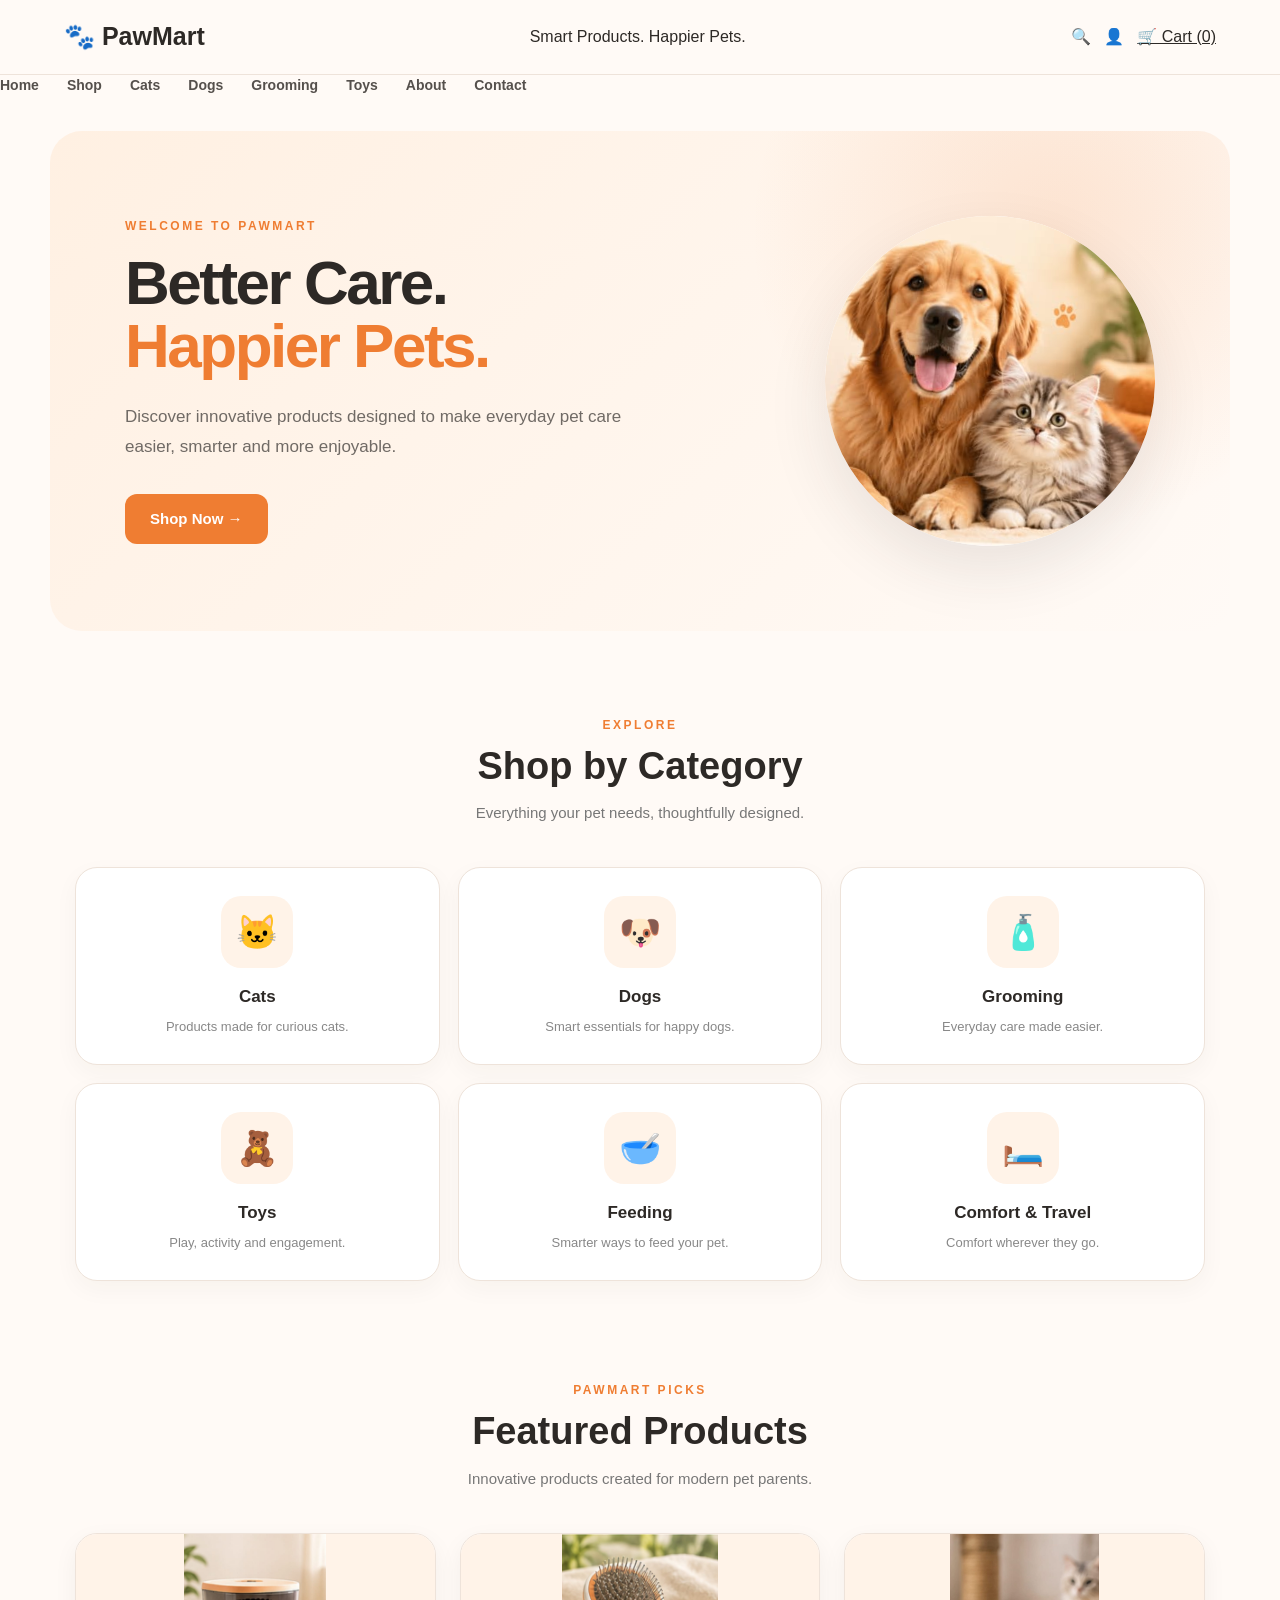
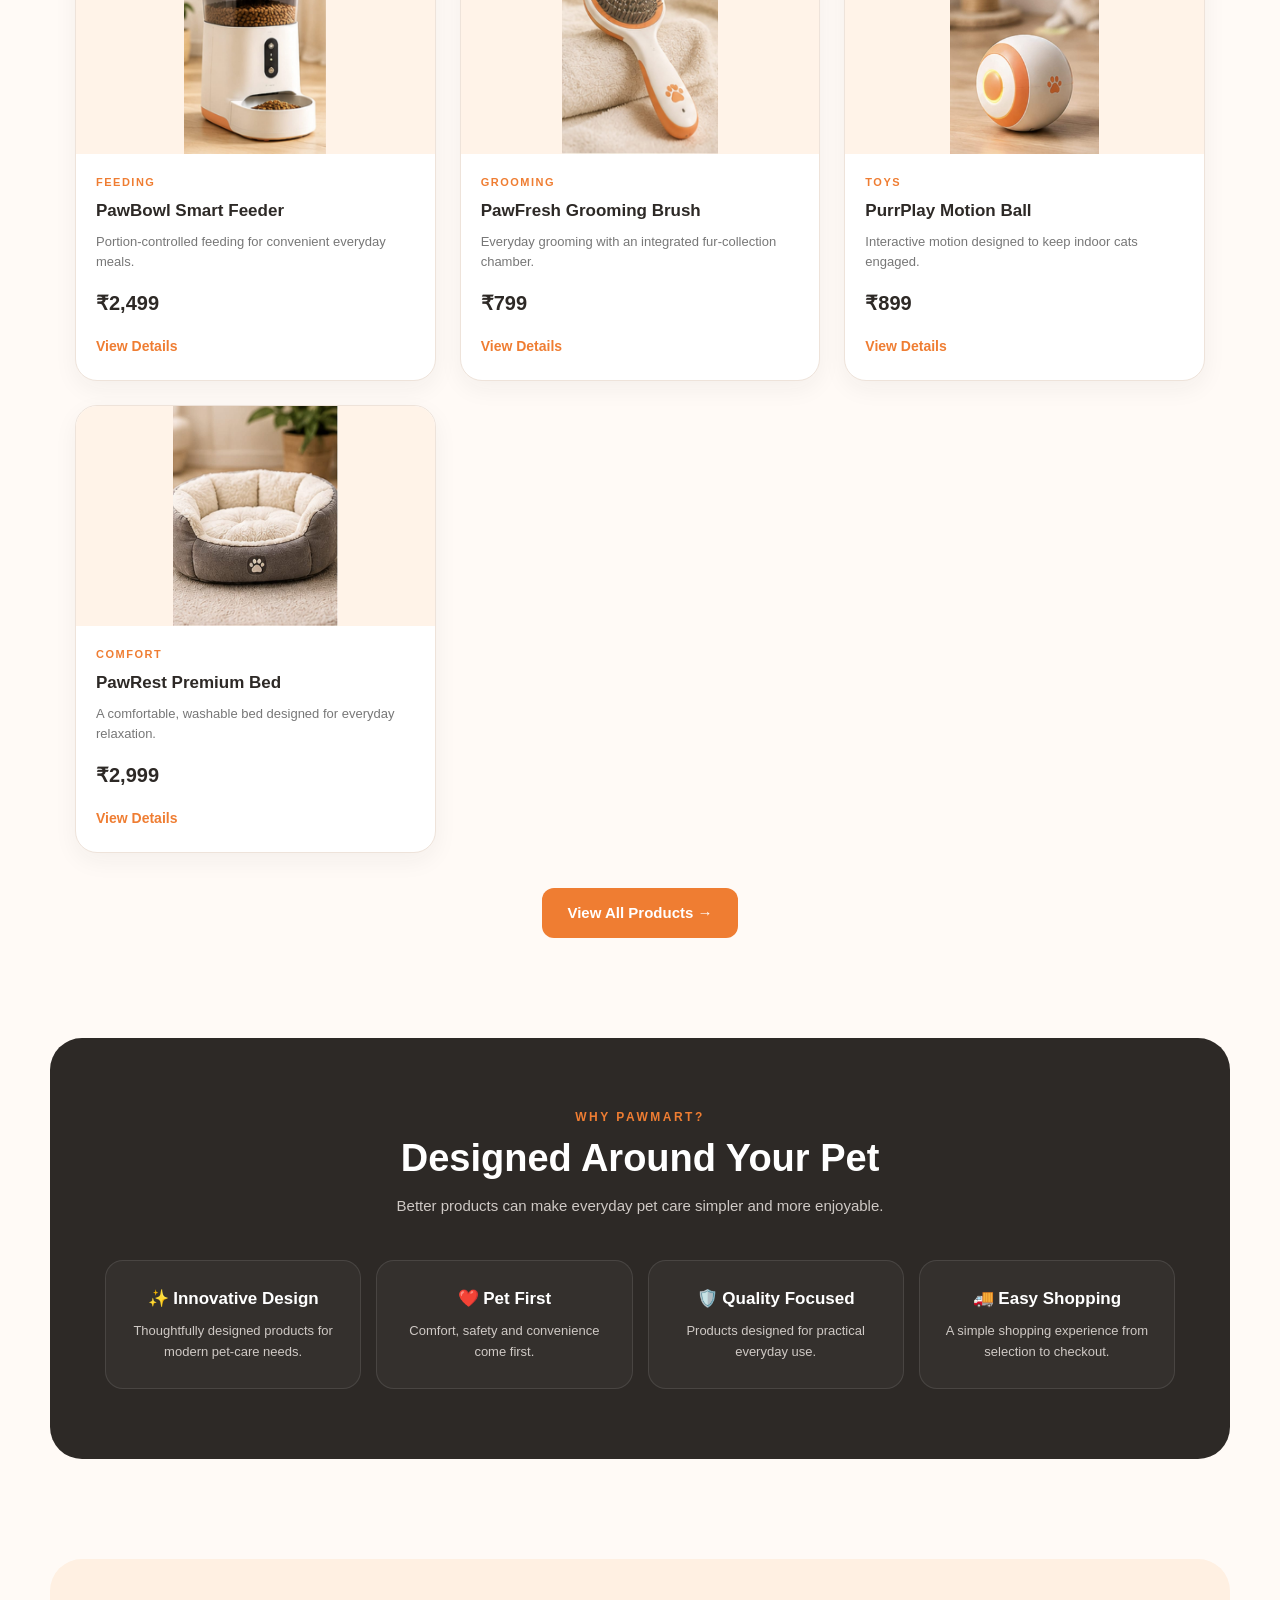
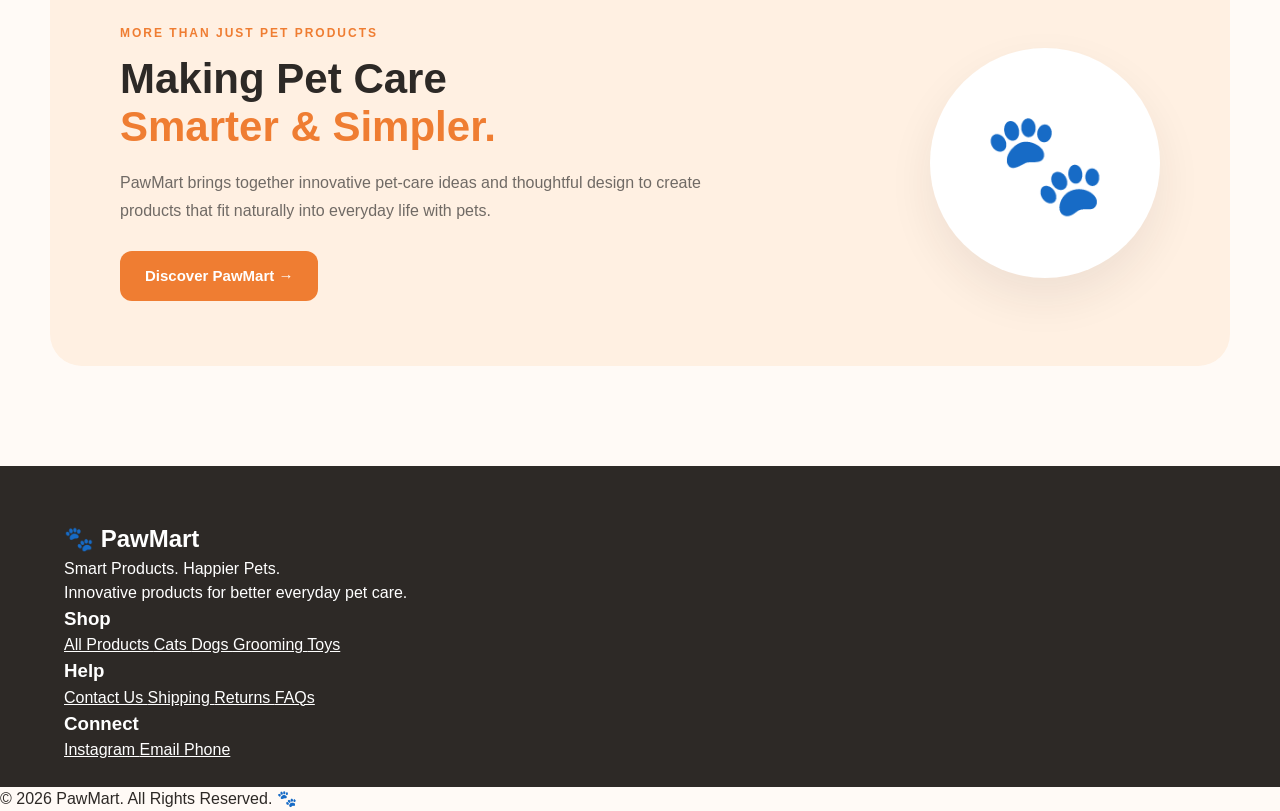
<file: index.html>
<!DOCTYPE html>
<html lang="en">

<head>
    <meta charset="UTF-8">
    <meta name="viewport" content="width=device-width, initial-scale=1.0">
    <title>PawMart | Smart Products. Happier Pets.</title>
    <link rel="stylesheet" href="style.css">
</head>

<body>

    <header>

        <div class="logo">
            🐾 PawMart
        </div>

        <div class="tagline">
            Smart Products. Happier Pets.
        </div>

        <div class="header-actions">
            🔍 &nbsp; 👤 &nbsp;
            <a href="cart.html">🛒 Cart (0)</a>
        </div>

    </header>


    <nav>

        <a href="index.html">Home</a>
        <a href="shop.html">Shop</a>
        <a href="shop.html?category=cats">Cats</a>
        <a href="shop.html?category=dogs">Dogs</a>
        <a href="shop.html?category=grooming">Grooming</a>
        <a href="shop.html?category=toys">Toys</a>
        <a href="about.html">About</a>
        <a href="contact.html">Contact</a>

    </nav>


    <main>


        <!-- HERO SECTION -->

        <section class="hero">

            <div class="hero-text">

                <p class="small-title">
                    WELCOME TO PAWMART
                </p>

                <h1>
                    Better Care.<br>
                    <span>Happier Pets.</span>
                </h1>

                <p>
                    Discover innovative products designed to make
                    everyday pet care easier, smarter and more enjoyable.
                </p>

                <a href="shop.html" class="button">
                    Shop Now →
                </a>

            </div>


           <div class="hero-pet">
    <img src="images/home.jpg" alt="PawMart pets">
</div>
        </section>



        <!-- CATEGORIES -->

        <section class="section">

            <div class="section-title">

                <p>EXPLORE</p>

                <h2>
                    Shop by Category
                </h2>

                <span>
                    Everything your pet needs, thoughtfully designed.
                </span>

            </div>


            <div class="categories">


                <a href="shop.html?category=cats" class="category">

                    <div>🐱</div>

                    <h3>
                        Cats
                    </h3>

                    <p>
                        Products made for curious cats.
                    </p>

                </a>



                <a href="shop.html?category=dogs" class="category">

                    <div>🐶</div>

                    <h3>
                        Dogs
                    </h3>

                    <p>
                        Smart essentials for happy dogs.
                    </p>

                </a>



                <a href="shop.html?category=grooming" class="category">

                    <div>🧴</div>

                    <h3>
                        Grooming
                    </h3>

                    <p>
                        Everyday care made easier.
                    </p>

                </a>



                <a href="shop.html?category=toys" class="category">

                    <div>🧸</div>

                    <h3>
                        Toys
                    </h3>

                    <p>
                        Play, activity and engagement.
                    </p>

                </a>



                <a href="shop.html?category=feeding" class="category">

                    <div>🥣</div>

                    <h3>
                        Feeding
                    </h3>

                    <p>
                        Smarter ways to feed your pet.
                    </p>

                </a>



                <a href="shop.html?category=comfort" class="category">

                    <div>🛏️</div>

                    <h3>
                        Comfort & Travel
                    </h3>

                    <p>
                        Comfort wherever they go.
                    </p>

                </a>


            </div>

        </section>



        <!-- FEATURED PRODUCTS -->

        <section class="section">


            <div class="section-title">

                <p>
                    PAWMART PICKS
                </p>

                <h2>
                    Featured Products
                </h2>

                <span>
                    Innovative products created for modern pet parents.
                </span>

            </div>



            <div class="products">


                <!-- PAWBOWL -->

                <div class="product">

                    <div class="product-image">

                        <img
                            src="images/pawbowl.jpg"
                            alt="PawBowl Smart Feeder"
                            style="width:100%; height:100%; object-fit:contain;"
                        >

                    </div>

                    <p>
                        FEEDING
                    </p>

                    <h3>
                        PawBowl Smart Feeder
                    </h3>

                    <span>
                        Portion-controlled feeding for convenient everyday meals.
                    </span>

                    <h3>
                        ₹2,499
                    </h3>

                    <a href="product.html?id=pawbowl">
                        View Details
                    </a>

                </div>



                <!-- PAWFRESH -->

                <div class="product">

                    <div class="product-image">

                        <img
                            src="images/grooming-brush.jpg"
                            alt="PawFresh Grooming Brush"
                            style="width:100%; height:100%; object-fit:contain;"
                        >

                    </div>

                    <p>
                        GROOMING
                    </p>

                    <h3>
                        PawFresh Grooming Brush
                    </h3>

                    <span>
                        Everyday grooming with an integrated fur-collection chamber.
                    </span>

                    <h3>
                        ₹799
                    </h3>

                    <a href="product.html?id=grooming-brush">
                        View Details
                    </a>

                </div>



                <!-- PURRPLAY -->

                <div class="product">

                    <div class="product-image">

                        <img
                            src="images/motion-ball.jpg"
                            alt="PurrPlay Motion Ball"
                            style="width:100%; height:100%; object-fit:contain;"
                        >

                    </div>

                    <p>
                        TOYS
                    </p>

                    <h3>
                        PurrPlay Motion Ball
                    </h3>

                    <span>
                        Interactive motion designed to keep indoor cats engaged.
                    </span>

                    <h3>
                        ₹899
                    </h3>

                    <a href="product.html?id=motion-ball">
                        View Details
                    </a>

                </div>



                <!-- PAWREST -->

                <div class="product">

                    <div class="product-image">

                        <img
                            src="images/premium-bed.jpg"
                            alt="PawRest Premium Bed"
                            style="width:100%; height:100%; object-fit:contain;"
                        >

                    </div>

                    <p>
                        COMFORT
                    </p>

                    <h3>
                        PawRest Premium Bed
                    </h3>

                    <span>
                        A comfortable, washable bed designed for everyday relaxation.
                    </span>

                    <h3>
                        ₹2,999
                    </h3>

                    <a href="product.html?id=premium-bed">
                        View Details
                    </a>

                </div>


            </div>



            <div class="center">

                <a href="shop.html" class="button">
                    View All Products →
                </a>

            </div>


        </section>



        <!-- WHY PAWMART -->

        <section class="why">


            <div class="section-title">

                <p>
                    WHY PAWMART?
                </p>

                <h2>
                    Designed Around Your Pet
                </h2>

                <span>
                    Better products can make everyday pet care
                    simpler and more enjoyable.
                </span>

            </div>



            <div class="benefits">


                <div>

                    <h3>
                        ✨ Innovative Design
                    </h3>

                    <p>
                        Thoughtfully designed products for modern pet-care needs.
                    </p>

                </div>



                <div>

                    <h3>
                        ❤️ Pet First
                    </h3>

                    <p>
                        Comfort, safety and convenience come first.
                    </p>

                </div>



                <div>

                    <h3>
                        🛡️ Quality Focused
                    </h3>

                    <p>
                        Products designed for practical everyday use.
                    </p>

                </div>



                <div>

                    <h3>
                        🚚 Easy Shopping
                    </h3>

                    <p>
                        A simple shopping experience from selection to checkout.
                    </p>

                </div>


            </div>


        </section>



        <!-- BRAND SECTION -->

        <section class="brand">


            <div>

                <p>
                    MORE THAN JUST PET PRODUCTS
                </p>

                <h2>
                    Making Pet Care
                    <br>
                    <strong>Smarter & Simpler.</strong>
                </h2>

                <p>
                    PawMart brings together innovative pet-care ideas
                    and thoughtful design to create products that fit
                    naturally into everyday life with pets.
                </p>

                <a href="about.html" class="button">
                    Discover PawMart →
                </a>

            </div>



            <div class="brand-paw">
                🐾
            </div>


        </section>


    </main>



    <!-- FOOTER -->

    <footer>


        <div>

            <h2>
                🐾 PawMart
            </h2>

            <p>
                Smart Products. Happier Pets.
            </p>

            <p>
                Innovative products for better everyday pet care.
            </p>

        </div>



        <div>

            <h3>
                Shop
            </h3>

            <a href="shop.html">
                All Products
            </a>

            <a href="shop.html?category=cats">
                Cats
            </a>

            <a href="shop.html?category=dogs">
                Dogs
            </a>

            <a href="shop.html?category=grooming">
                Grooming
            </a>

            <a href="shop.html?category=toys">
                Toys
            </a>

        </div>



        <div>

            <h3>
                Help
            </h3>

            <a href="contact.html">
                Contact Us
            </a>

            <a href="#">
                Shipping
            </a>

            <a href="#">
                Returns
            </a>

            <a href="#">
                FAQs
            </a>

        </div>



        <div>

            <h3>
                Connect
            </h3>

            <a href="#">
                Instagram
            </a>

            <a href="#">
                Email
            </a>

            <a href="#">
                Phone
            </a>

        </div>


    </footer>



    <div class="copyright">

        © 2026 PawMart. All Rights Reserved. 🐾

    </div>


</body>

</html>
</file>
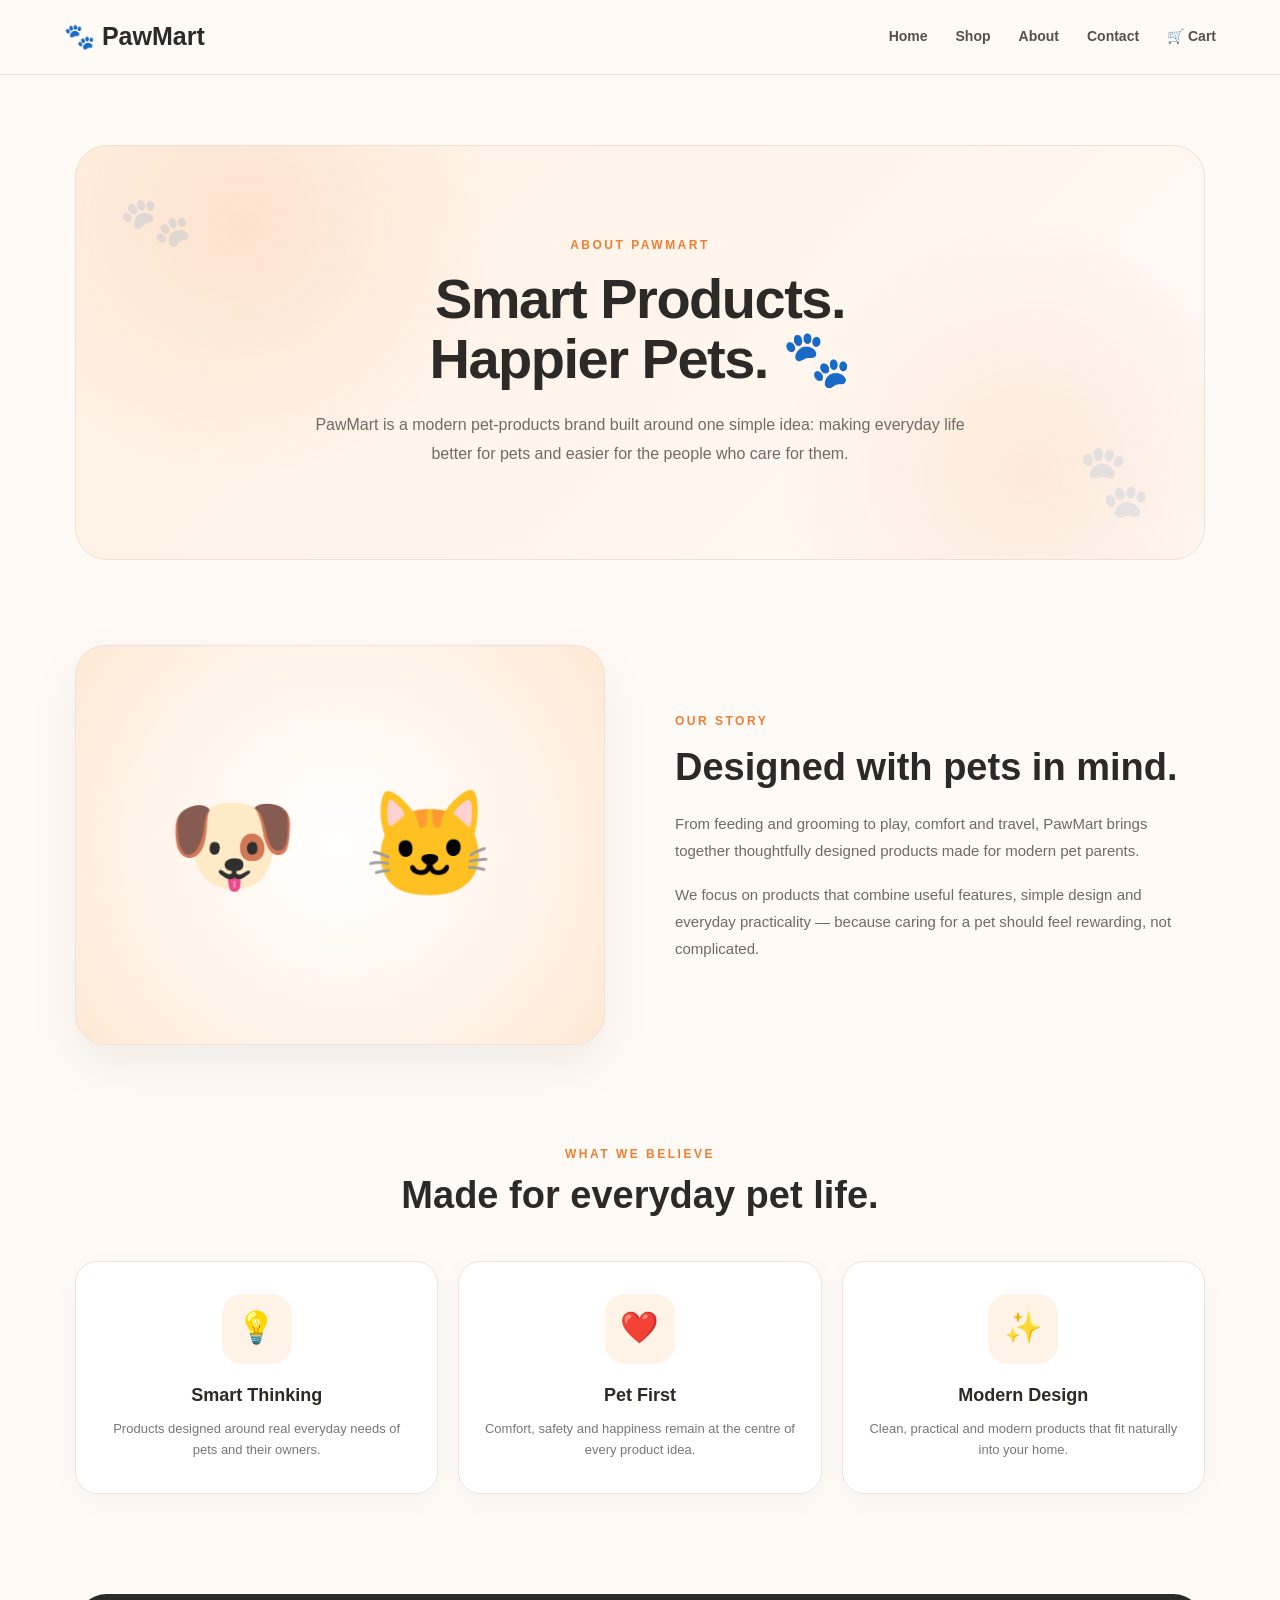
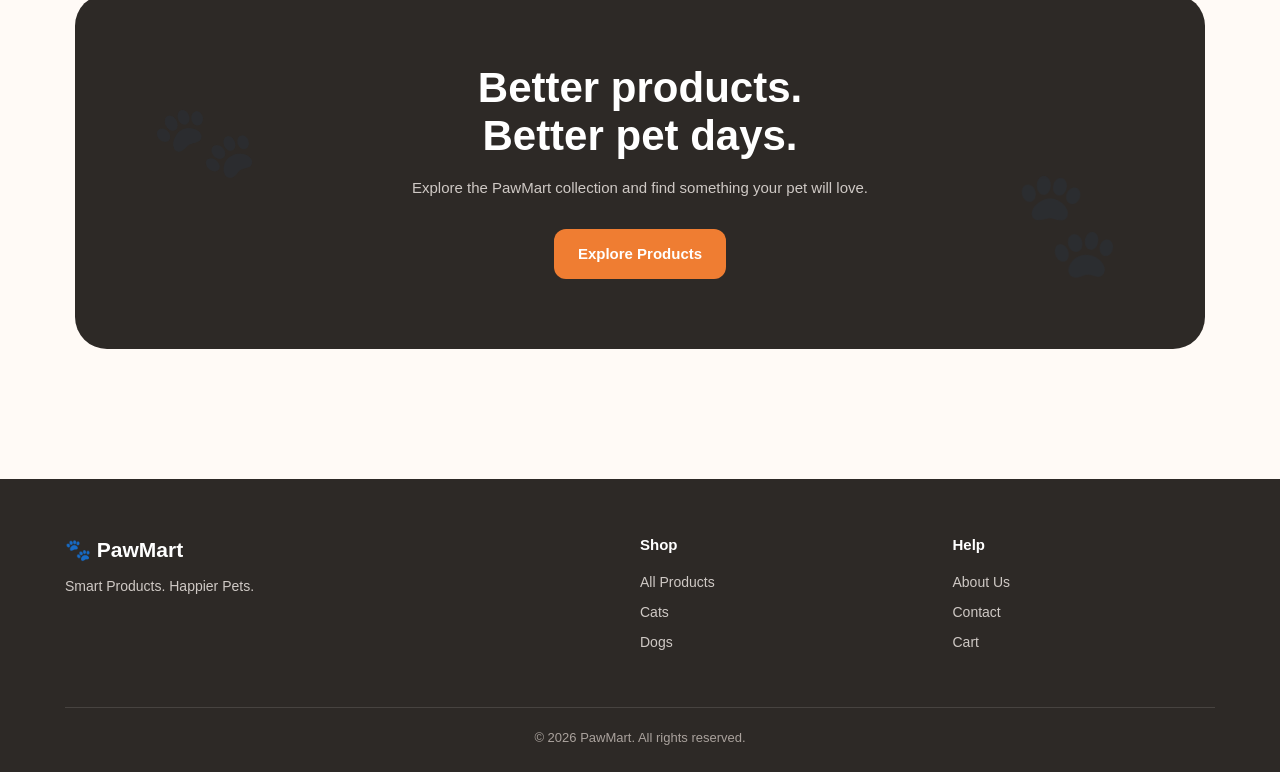
<file: about.html>
<!DOCTYPE html>
<html lang="en">
<head>
    <meta charset="UTF-8">
    <meta name="viewport" content="width=device-width, initial-scale=1.0">
    <title>About Us | PawMart</title>
    <link rel="stylesheet" href="style.css">
</head>

<body>

<header>
    <div class="logo">🐾 PawMart</div>

    <nav>
        <a href="index.html">Home</a>
        <a href="shop.html">Shop</a>
        <a href="about.html">About</a>
        <a href="contact.html">Contact</a>
        <a href="cart.html">🛒 Cart</a>
    </nav>
</header>


<main class="about-page">

    <section class="about-hero">
        <p class="small-title">ABOUT PAWMART</p>

        <h1>Smart Products.<br>Happier Pets. 🐾</h1>

        <p>
            PawMart is a modern pet-products brand built around one simple idea:
            making everyday life better for pets and easier for the people who care for them.
        </p>
    </section>


    <section class="about-story">

        <div class="about-visual">
            🐶 🐱
        </div>

        <div class="about-content">
            <p class="small-title">OUR STORY</p>

            <h2>Designed with pets in mind.</h2>

            <p>
                From feeding and grooming to play, comfort and travel,
                PawMart brings together thoughtfully designed products
                made for modern pet parents.
            </p>

            <p>
                We focus on products that combine useful features,
                simple design and everyday practicality — because
                caring for a pet should feel rewarding, not complicated.
            </p>
        </div>

    </section>


    <section class="about-values">

        <div class="section-heading">
            <p class="small-title">WHAT WE BELIEVE</p>
            <h2>Made for everyday pet life.</h2>
        </div>

        <div class="value-grid">

            <div class="value-card">
                <div class="value-icon">💡</div>
                <h3>Smart Thinking</h3>
                <p>
                    Products designed around real everyday needs of pets and their owners.
                </p>
            </div>

            <div class="value-card">
                <div class="value-icon">❤️</div>
                <h3>Pet First</h3>
                <p>
                    Comfort, safety and happiness remain at the centre of every product idea.
                </p>
            </div>

            <div class="value-card">
                <div class="value-icon">✨</div>
                <h3>Modern Design</h3>
                <p>
                    Clean, practical and modern products that fit naturally into your home.
                </p>
            </div>

        </div>

    </section>


    <section class="about-final">

        <h2>Better products.<br>Better pet days.</h2>

        <p>
            Explore the PawMart collection and find something your pet will love.
        </p>

        <a href="shop.html" class="buy-button">Explore Products</a>

    </section>

</main>


<footer>
    <div class="footer-content">

        <div>
            <h3>🐾 PawMart</h3>
            <p>Smart Products. Happier Pets.</p>
        </div>

        <div>
            <h4>Shop</h4>
            <a href="shop.html">All Products</a>
            <a href="shop.html">Cats</a>
            <a href="shop.html">Dogs</a>
        </div>

        <div>
            <h4>Help</h4>
            <a href="about.html">About Us</a>
            <a href="contact.html">Contact</a>
            <a href="cart.html">Cart</a>
        </div>

    </div>

    <p class="footer-bottom">
        © 2026 PawMart. All rights reserved.
    </p>
</footer>


</body>
</html>
</file>
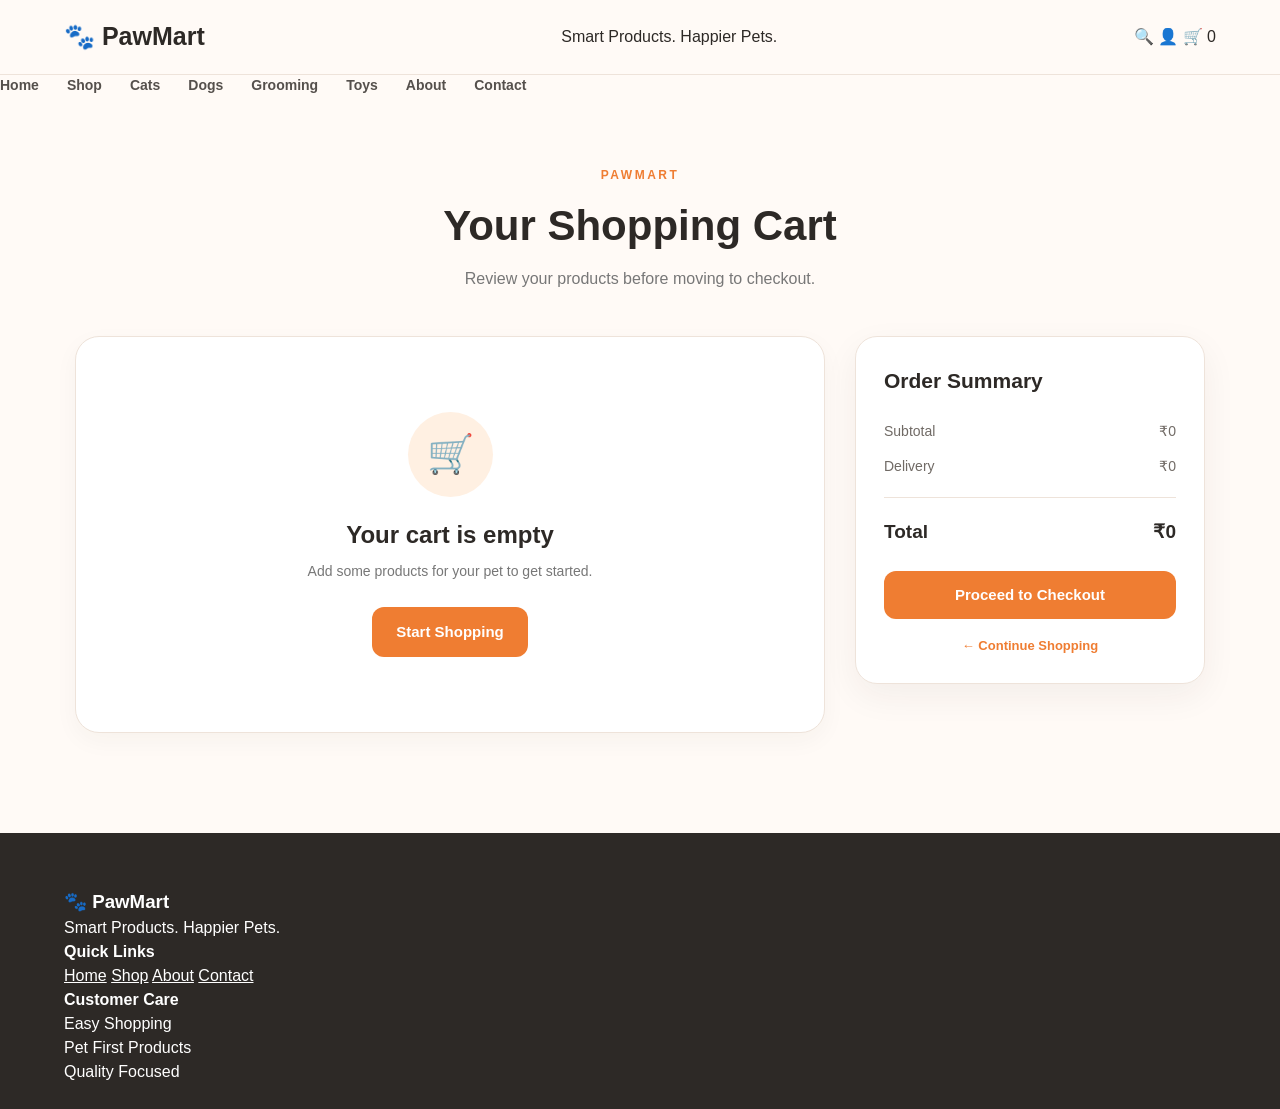
<file: cart.html>
<!DOCTYPE html>
<html lang="en">
<head>
    <meta charset="UTF-8">
    <meta name="viewport" content="width=device-width, initial-scale=1.0">

    <title>Cart | PawMart</title>

    <link rel="stylesheet" href="style.css">
</head>

<body>

<header class="header">

    <div class="logo">
        🐾 PawMart
    </div>

    <div class="tagline">
        Smart Products. Happier Pets.
    </div>

    <div class="header-icons">
        <span>🔍</span>
        <span>👤</span>
        <span>🛒 <span id="cart-count">0</span></span>
    </div>

</header>


<nav class="navbar">

    <a href="index.html">Home</a>
    <a href="shop.html">Shop</a>
    <a href="shop.html?category=cats">Cats</a>
    <a href="shop.html?category=dogs">Dogs</a>
    <a href="shop.html?category=grooming">Grooming</a>
    <a href="shop.html?category=toys">Toys</a>
    <a href="about.html">About</a>
    <a href="contact.html">Contact</a>

</nav>


<main class="cart-page">

    <section class="section-heading">

        <p class="small-title">PAWMART</p>

        <h1>Your Shopping Cart</h1>

        <p>
            Review your products before moving to checkout.
        </p>

    </section>


    <section class="cart-container">

        <div class="cart-items" id="cart-items">

            <!-- Cart products will appear here -->

        </div>


        <div class="cart-summary">

            <h2>Order Summary</h2>

            <div class="summary-row">
                <span>Subtotal</span>
                <span id="cart-subtotal">₹0</span>
            </div>

            <div class="summary-row">
                <span>Delivery</span>
                <span id="cart-delivery">₹0</span>
            </div>

            <hr>

            <div class="summary-total">
                <span>Total</span>
                <span id="cart-total">₹0</span>
            </div>

            <button class="buy-button" onclick="goToCheckout()">
                Proceed to Checkout
            </button>

            <a href="shop.html" class="continue-shopping">
                ← Continue Shopping
            </a>

        </div>

    </section>

</main>


<footer class="footer">

    <div>
        <h3>🐾 PawMart</h3>
        <p>Smart Products. Happier Pets.</p>
    </div>

    <div>
        <h4>Quick Links</h4>
        <a href="index.html">Home</a>
        <a href="shop.html">Shop</a>
        <a href="about.html">About</a>
        <a href="contact.html">Contact</a>
    </div>

    <div>
        <h4>Customer Care</h4>
        <p>Easy Shopping</p>
        <p>Pet First Products</p>
        <p>Quality Focused</p>
    </div>

</footer>


<script src="script.js"></script>


<script>

function displayCart() {

    const cart = JSON.parse(localStorage.getItem("pawmartCart")) || [];

    const cartItems = document.getElementById("cart-items");

    const subtotalElement = document.getElementById("cart-subtotal");
    const deliveryElement = document.getElementById("cart-delivery");
    const totalElement = document.getElementById("cart-total");

    if (cart.length === 0) {

        cartItems.innerHTML = `
            <div class="empty-cart">
                <div class="empty-cart-icon">🛒</div>
                <h2>Your cart is empty</h2>
                <p>Add some products for your pet to get started.</p>

                <a href="shop.html" class="buy-button">
                    Start Shopping
                </a>
            </div>
        `;

        subtotalElement.textContent = "₹0";
        deliveryElement.textContent = "₹0";
        totalElement.textContent = "₹0";

        return;
    }


    let subtotal = 0;

    cartItems.innerHTML = "";


    cart.forEach(function(item, index) {

        const itemTotal = item.price * item.quantity;

        subtotal += itemTotal;


        const itemElement = document.createElement("div");

        itemElement.className = "cart-item";


        itemElement.innerHTML = `

        <div class="cart-product-image">
    <img
        src="${item.image}"
        alt="${item.name}"
        style="width:120px; height:120px; object-fit:contain; display:block;"
    >
</div>

            <div class="cart-product-info">

                <h3>${item.name}</h3>

                <p>₹${item.price.toLocaleString("en-IN")} each</p>


                <div class="cart-quantity">

                    <button onclick="changeCartQuantity(${index}, -1)">
                        −
                    </button>

                    <span>${item.quantity}</span>

                    <button onclick="changeCartQuantity(${index}, 1)">
                        +
                    </button>

                </div>


                <button class="remove-button"
                        onclick="removeCartItem(${index})">

                    Remove

                </button>

            </div>


            <div class="cart-item-total">

                ₹${itemTotal.toLocaleString("en-IN")}

            </div>

        `;


        cartItems.appendChild(itemElement);

    });


    let delivery = 0;

    if (subtotal > 0 && subtotal < 999) {
        delivery = 99;
    }


    const total = subtotal + delivery;


    subtotalElement.textContent =
        "₹" + subtotal.toLocaleString("en-IN");

    deliveryElement.textContent =
        delivery === 0
        ? "FREE"
        : "₹" + delivery.toLocaleString("en-IN");

    totalElement.textContent =
        "₹" + total.toLocaleString("en-IN");

}


function changeCartQuantity(index, amount) {

    let cart =
        JSON.parse(localStorage.getItem("pawmartCart")) || [];


    cart[index].quantity += amount;


    if (cart[index].quantity <= 0) {

        cart.splice(index, 1);

    }


    localStorage.setItem(
        "pawmartCart",
        JSON.stringify(cart)
    );


    displayCart();

    updateCartCount();

}


function removeCartItem(index) {

    let cart =
        JSON.parse(localStorage.getItem("pawmartCart")) || [];


    cart.splice(index, 1);


    localStorage.setItem(
        "pawmartCart",
        JSON.stringify(cart)
    );


    displayCart();

    updateCartCount();

}


function goToCheckout() {

    const cart =
        JSON.parse(localStorage.getItem("pawmartCart")) || [];


    if (cart.length === 0) {

        alert("Your cart is empty!");

        return;

    }


    window.location.href = "checkout.html";

}


displayCart();

</script>

</body>
</html>
</file>
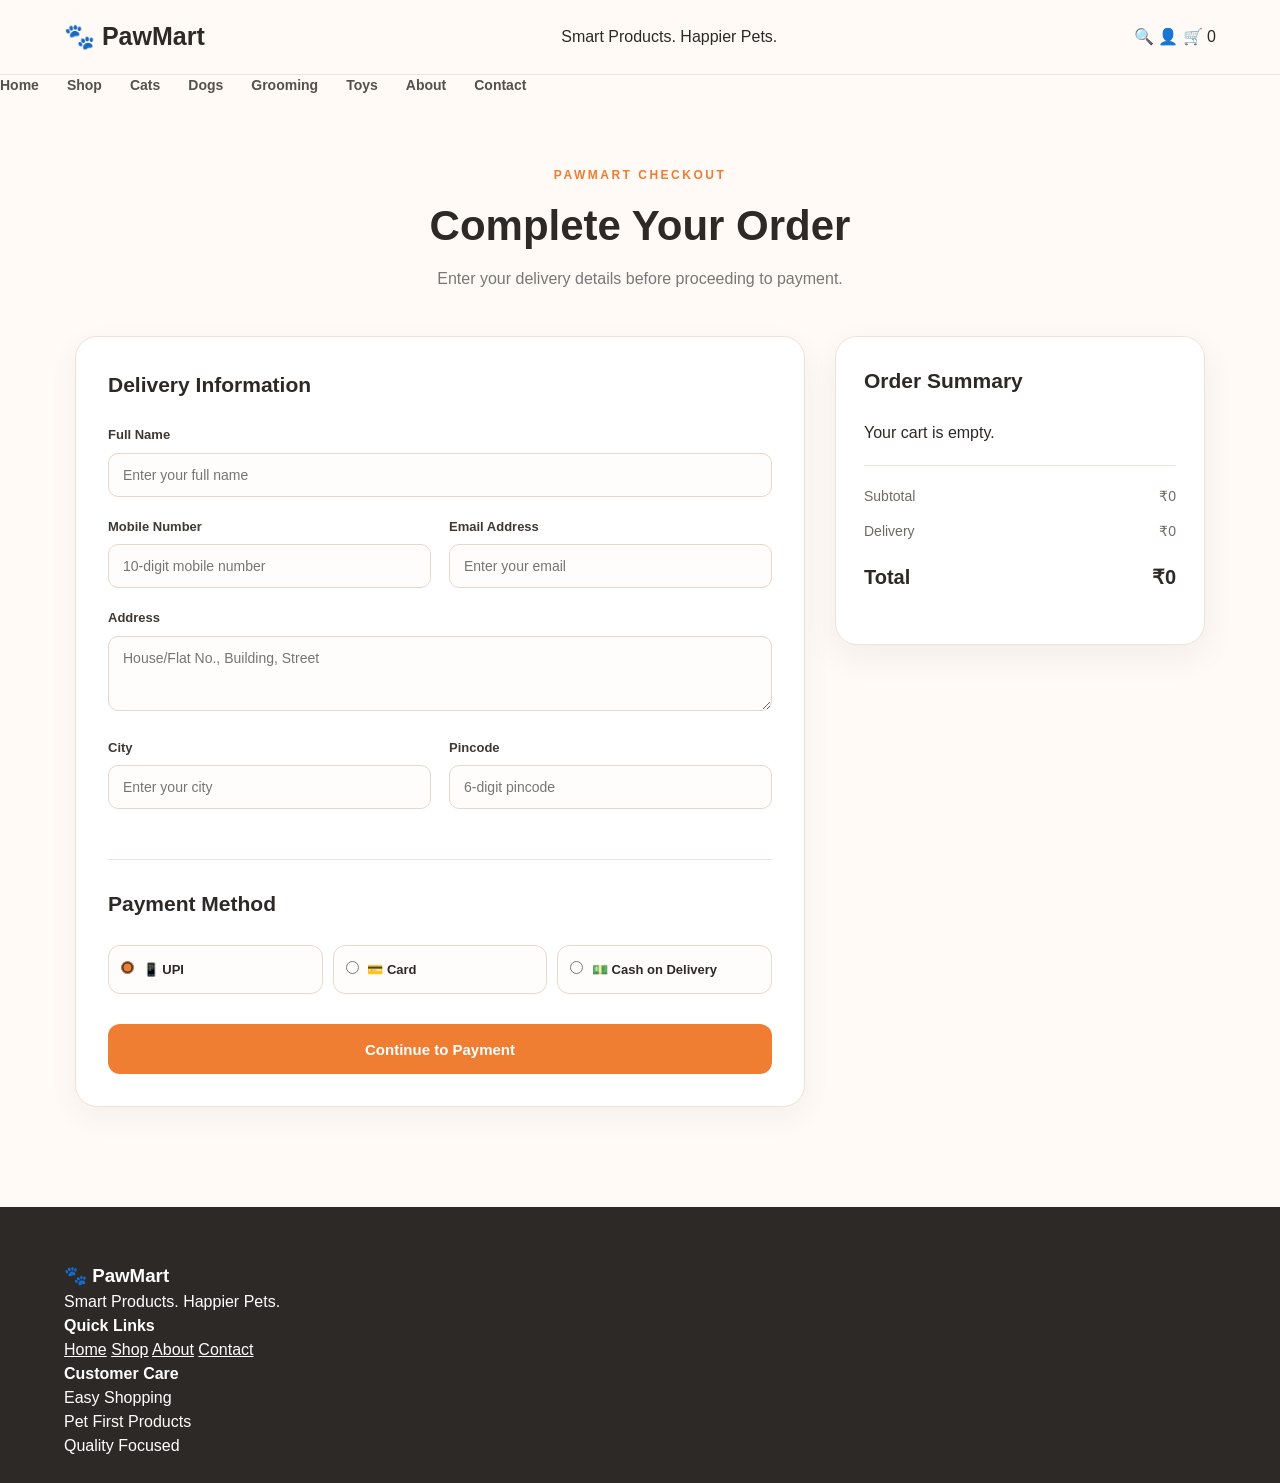
<file: checkout.html>
<!DOCTYPE html>
<html lang="en">
<head>
    <meta charset="UTF-8">
    <meta name="viewport" content="width=device-width, initial-scale=1.0">

    <title>Checkout | PawMart</title>

    <link rel="stylesheet" href="style.css">
</head>

<body>

<header class="header">

    <div class="logo">
        🐾 PawMart
    </div>

    <div class="tagline">
        Smart Products. Happier Pets.
    </div>

    <div class="header-icons">
        <span>🔍</span>
        <span>👤</span>
        <span>🛒 <span id="cart-count">0</span></span>
    </div>

</header>


<nav class="navbar">

    <a href="index.html">Home</a>
    <a href="shop.html">Shop</a>
    <a href="shop.html?category=cats">Cats</a>
    <a href="shop.html?category=dogs">Dogs</a>
    <a href="shop.html?category=grooming">Grooming</a>
    <a href="shop.html?category=toys">Toys</a>
    <a href="about.html">About</a>
    <a href="contact.html">Contact</a>

</nav>


<main class="checkout-page">

    <section class="section-heading">

        <p class="small-title">PAWMART CHECKOUT</p>

        <h1>Complete Your Order</h1>

        <p>
            Enter your delivery details before proceeding to payment.
        </p>

    </section>


    <section class="checkout-container">


        <div class="checkout-form">

            <h2>Delivery Information</h2>


            <form id="checkout-form">


                <div class="form-group">

                    <label for="full-name">
                        Full Name
                    </label>

                    <input
                        type="text"
                        id="full-name"
                        placeholder="Enter your full name"
                        required
                    >

                </div>


                <div class="form-row">

                    <div class="form-group">

                        <label for="mobile">
                            Mobile Number
                        </label>

                        <input
                            type="tel"
                            id="mobile"
                            placeholder="10-digit mobile number"
                            maxlength="10"
                            required
                        >

                    </div>


                    <div class="form-group">

                        <label for="email">
                            Email Address
                        </label>

                        <input
                            type="email"
                            id="email"
                            placeholder="Enter your email"
                            required
                        >

                    </div>

                </div>


                <div class="form-group">

                    <label for="address">
                        Address
                    </label>

                    <textarea
                        id="address"
                        placeholder="House/Flat No., Building, Street"
                        rows="2"
                        required
                    ></textarea>

                </div>


                <div class="form-row">

                    <div class="form-group">

                        <label for="city">
                            City
                        </label>

                        <input
                            type="text"
                            id="city"
                            placeholder="Enter your city"
                            required
                        >

                    </div>


                    <div class="form-group">

                        <label for="pincode">
                            Pincode
                        </label>

                        <input
                            type="text"
                            id="pincode"
                            placeholder="6-digit pincode"
                            maxlength="6"
                            required
                        >

                    </div>

                </div>


                <h2 class="payment-heading">
                    Payment Method
                </h2>


                <div class="payment-options">


                    <label class="payment-option">

                        <input
                            type="radio"
                            name="payment"
                            value="UPI"
                            checked
                        >

                        <span>
                            📱 UPI
                        </span>

                    </label>


                    <label class="payment-option">

                        <input
                            type="radio"
                            name="payment"
                            value="Card"
                        >

                        <span>
                            💳 Card
                        </span>

                    </label>


                    <label class="payment-option">

                        <input
                            type="radio"
                            name="payment"
                            value="COD"
                        >

                        <span>
                            💵 Cash on Delivery
                        </span>

                    </label>


                </div>


                <button
                    type="submit"
                    class="buy-button checkout-button"
                >
                    Continue to Payment
                </button>


            </form>

        </div>



        <div class="checkout-summary">

            <h2>Order Summary</h2>

            <div id="checkout-items"></div>


            <hr>


            <div class="summary-row">

                <span>Subtotal</span>

                <span id="checkout-subtotal">
                    ₹0
                </span>

            </div>


            <div class="summary-row">

                <span>Delivery</span>

                <span id="checkout-delivery">
                    ₹0
                </span>

            </div>


            <div class="summary-total">

                <span>Total</span>

                <span id="checkout-total">
                    ₹0
                </span>

            </div>

        </div>


    </section>

</main>


<footer class="footer">

    <div>
        <h3>🐾 PawMart</h3>
        <p>Smart Products. Happier Pets.</p>
    </div>

    <div>
        <h4>Quick Links</h4>
        <a href="index.html">Home</a>
        <a href="shop.html">Shop</a>
        <a href="about.html">About</a>
        <a href="contact.html">Contact</a>
    </div>

    <div>
        <h4>Customer Care</h4>
        <p>Easy Shopping</p>
        <p>Pet First Products</p>
        <p>Quality Focused</p>
    </div>

</footer>


<script src="script.js"></script>


<script>

function loadCheckout() {

    const cart =
        JSON.parse(localStorage.getItem("pawmartCart")) || [];


    const checkoutItems =
        document.getElementById("checkout-items");


    if (cart.length === 0) {

        checkoutItems.innerHTML =
            "<p>Your cart is empty.</p>";

        return;

    }


    let subtotal = 0;


    checkoutItems.innerHTML = "";


    cart.forEach(function(item) {

        const itemTotal =
            item.price * item.quantity;


        subtotal += itemTotal;


        const itemElement =
            document.createElement("div");


        itemElement.className =
            "checkout-item";


        itemElement.innerHTML = `
            <div>
                <strong>${item.name}</strong>
                <p>Qty: ${item.quantity}</p>
            </div>

            <strong>
                ₹${itemTotal.toLocaleString("en-IN")}
            </strong>
        `;


        checkoutItems.appendChild(itemElement);

    });


    let delivery = 0;


    if (subtotal > 0 && subtotal < 999) {

        delivery = 99;

    }


    const total =
        subtotal + delivery;


    document.getElementById("checkout-subtotal")
        .textContent =
        "₹" + subtotal.toLocaleString("en-IN");


    document.getElementById("checkout-delivery")
        .textContent =
        delivery === 0
        ? "FREE"
        : "₹" + delivery.toLocaleString("en-IN");


    document.getElementById("checkout-total")
        .textContent =
        "₹" + total.toLocaleString("en-IN");

}


document.getElementById("checkout-form")
    .addEventListener("submit", function(event) {

        event.preventDefault();


        const customer = {

            name:
                document.getElementById("full-name").value,

            mobile:
                document.getElementById("mobile").value,

            email:
                document.getElementById("email").value,

            address:
                document.getElementById("address").value,

            city:
                document.getElementById("city").value,

            pincode:
                document.getElementById("pincode").value,

            payment:
                document.querySelector(
                    'input[name="payment"]:checked'
                ).value

        };


        localStorage.setItem(
            "pawmartCustomer",
            JSON.stringify(customer)
        );


        window.location.href = "payment.html";

    });


loadCheckout();

</script>

</body>
</html>
</file>
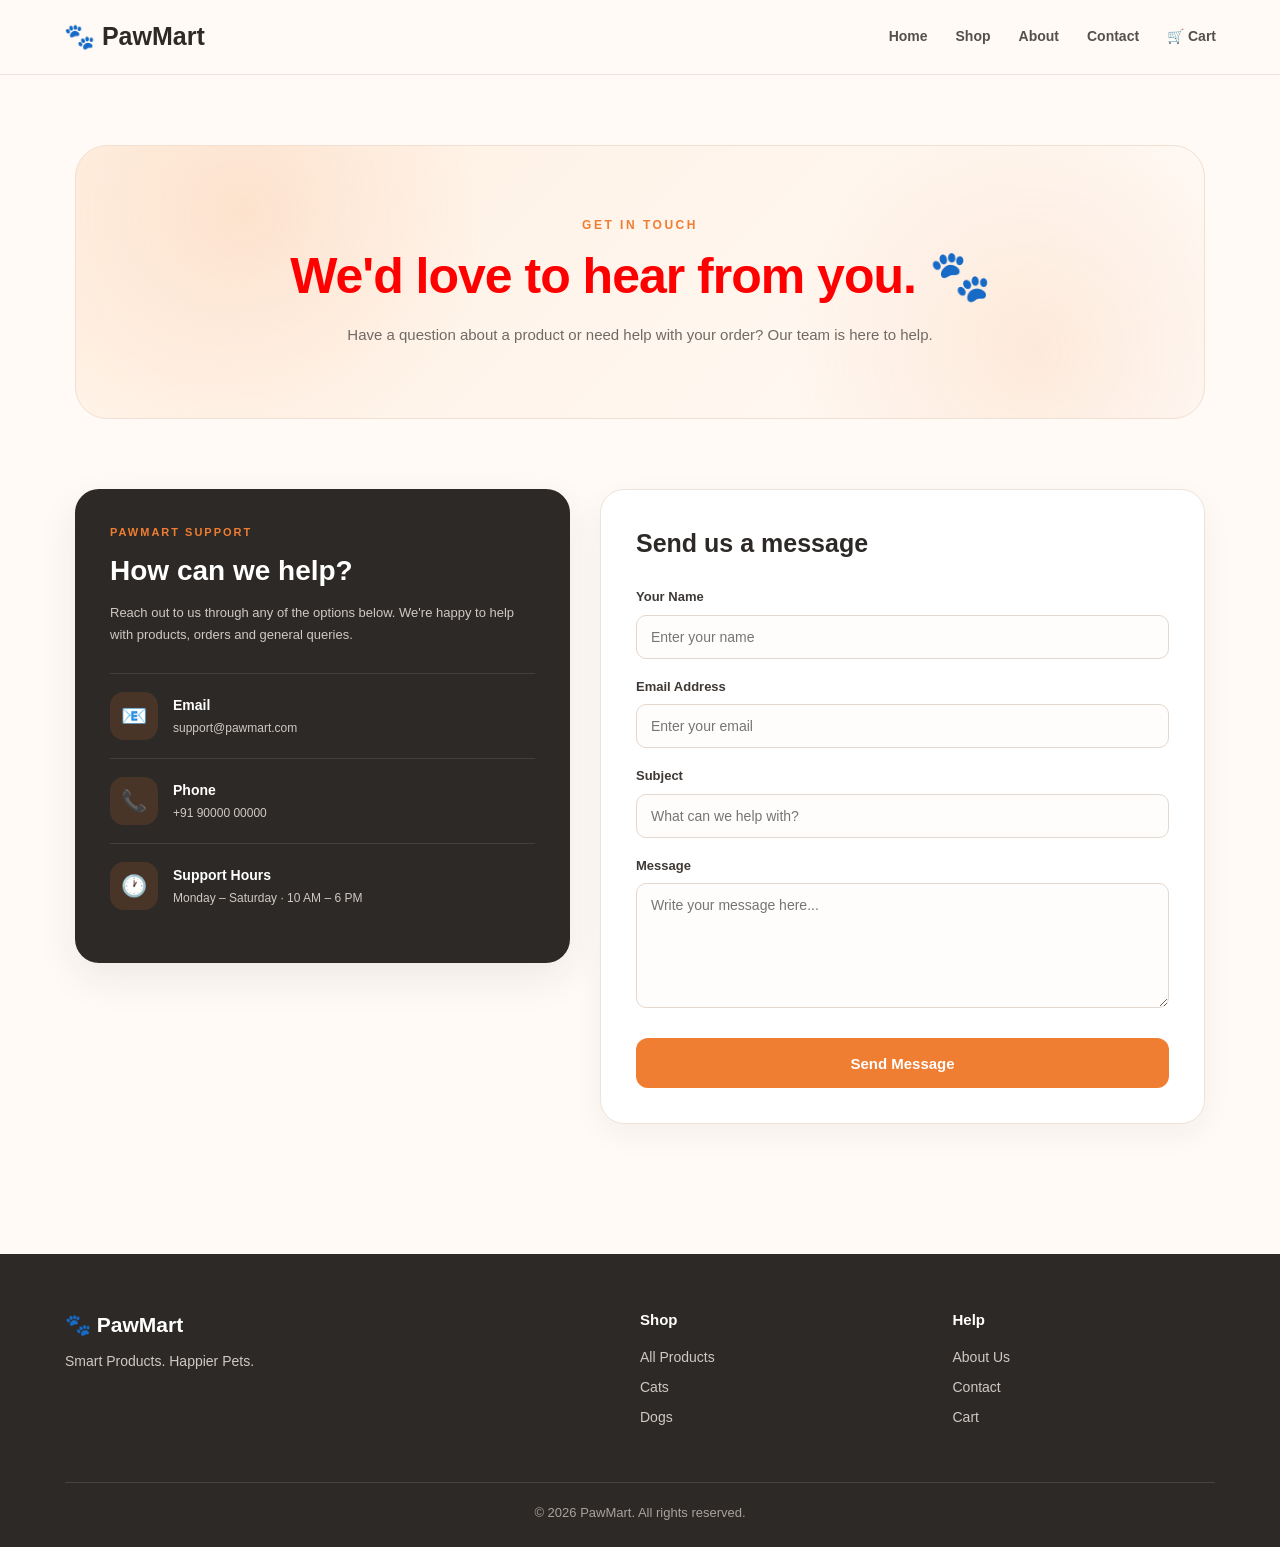
<file: contact.html>
<!DOCTYPE html><html lang="en">
<head>
    <meta charset="UTF-8">
    <meta name="viewport" content="width=device-width, initial-scale=1.0">
    <title>Contact Us | PawMart</title>
    <link rel="stylesheet" href="style.css">
</head><body><header>
    <div class="logo">🐾 PawMart</div><nav>
    <a href="index.html">Home</a>
    <a href="shop.html">Shop</a>
    <a href="about.html">About</a>
    <a href="contact.html">Contact</a>
    <a href="cart.html">🛒 Cart</a>
</nav>

</header><main class="contact-page"><section class="contact-hero">
    <p class="small-title">GET IN TOUCH</p>

    <h1 style="color:red !important;">We'd love to hear from you. 🐾</h1>

    <p>
        Have a question about a product or need help with your order?
        Our team is here to help.
    </p>
</section>

<section class="contact-container">

    <div class="contact-info">

        <div class="contact-info-header">
            <p class="small-title">PAWMART SUPPORT</p>

            <h2>How can we help?</h2>

            <p>
                Reach out to us through any of the options below.
                We're happy to help with products, orders and general queries.
            </p>
        </div>

        <div class="contact-card">
            <div class="contact-icon">📧</div>

            <div>
                <h3>Email</h3>
                <p>support@pawmart.com</p>
            </div>
        </div>

        <div class="contact-card">
            <div class="contact-icon">📞</div>

            <div>
                <h3>Phone</h3>
                <p>+91 90000 00000</p>
            </div>
        </div>

        <div class="contact-card">
            <div class="contact-icon">🕐</div>

            <div>
                <h3>Support Hours</h3>
                <p>Monday – Saturday · 10 AM – 6 PM</p>
            </div>
        </div>

    </div>

    <div class="contact-form-box">

        <h2>Send us a message</h2>

        <form onsubmit="event.preventDefault(); alert('Thank you for contacting PawMart!');">

            <div class="form-group">
                <label for="contact-name">Your Name</label>

                <input
                    type="text"
                    id="contact-name"
                    placeholder="Enter your name"
                    required
                >
            </div>

            <div class="form-group">
                <label for="contact-email">Email Address</label>

                <input
                    type="email"
                    id="contact-email"
                    placeholder="Enter your email"
                    required
                >
            </div>

            <div class="form-group">
                <label for="contact-subject">Subject</label>

                <input
                    type="text"
                    id="contact-subject"
                    placeholder="What can we help with?"
                    required
                >
            </div>

            <div class="form-group">
                <label for="contact-message">Message</label>

                <textarea
                    id="contact-message"
                    placeholder="Write your message here..."
                    rows="5"
                    required
                ></textarea>
            </div>

            <button type="submit" class="buy-button contact-submit">
                Send Message
            </button>

        </form>

    </div>

</section>

</main><footer>
    <div class="footer-content">    <div>
        <h3>🐾 PawMart</h3>
        <p>Smart Products. Happier Pets.</p>
    </div>

    <div>
        <h4>Shop</h4>
        <a href="shop.html">All Products</a>
        <a href="shop.html">Cats</a>
        <a href="shop.html">Dogs</a>
    </div>

    <div>
        <h4>Help</h4>
        <a href="about.html">About Us</a>
        <a href="contact.html">Contact</a>
        <a href="cart.html">Cart</a>
    </div>

</div>

<p class="footer-bottom">
    © 2026 PawMart. All rights reserved.
</p>

</footer></body>
</html>
</file>
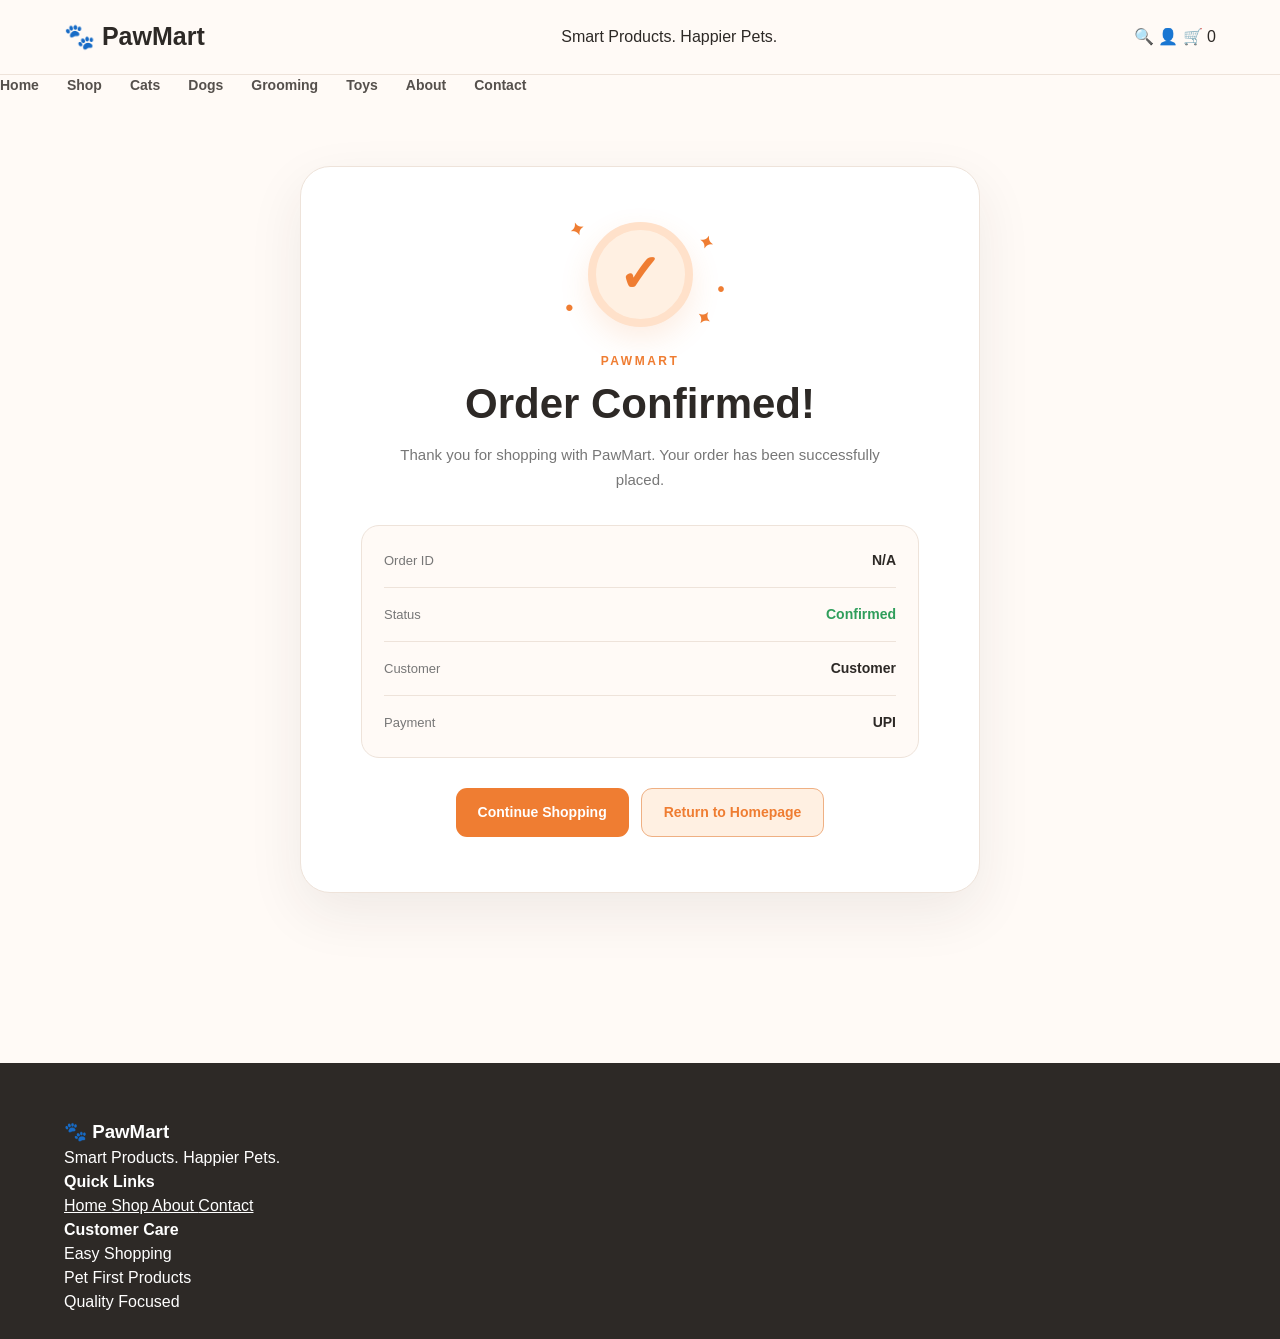
<file: order-success.html>
<!DOCTYPE html>
<html lang="en">

<head>

    <meta charset="UTF-8">

    <meta name="viewport"
          content="width=device-width, initial-scale=1.0">

    <title>Order Confirmed | PawMart</title>

    <link rel="stylesheet"
          href="style.css">

</head>


<body>


<header class="header">

    <div class="logo">
        🐾 PawMart
    </div>

    <div class="tagline">
        Smart Products. Happier Pets.
    </div>

    <div class="header-icons">

        <span>🔍</span>

        <span>👤</span>

        <span>
            🛒
            <span id="cart-count">0</span>
        </span>

    </div>

</header>



<nav class="navbar">

    <a href="index.html">Home</a>

    <a href="shop.html">Shop</a>

    <a href="shop.html?category=cats">Cats</a>

    <a href="shop.html?category=dogs">Dogs</a>

    <a href="shop.html?category=grooming">Grooming</a>

    <a href="shop.html?category=toys">Toys</a>

    <a href="about.html">About</a>

    <a href="contact.html">Contact</a>

</nav>



<main class="success-page">


    <section class="success-container">


        <div class="success-visual">
    <div class="success-icon">✓</div>
    <span class="confetti c1">✦</span>
    <span class="confetti c2">✦</span>
    <span class="confetti c3">•</span>
    <span class="confetti c4">✦</span>
    <span class="confetti c5">•</span>
</div>


        <p class="small-title">
            PAWMART
        </p>


        <h1>
            Order Confirmed!
        </h1>


        <p class="success-message">
            Thank you for shopping with PawMart.
            Your order has been successfully placed.
        </p>



        <div class="order-details">


            <div class="order-detail-row">

                <span>
                    Order ID
                </span>

                <strong id="success-order-id">
                    Loading...
                </strong>

            </div>



            <div class="order-detail-row">

                <span>
                    Status
                </span>

                <strong id="success-status">
                    Confirmed
                </strong>

            </div>



            <div class="order-detail-row">

                <span>
                    Customer
                </span>

                <strong id="success-customer">
                    Loading...
                </strong>

            </div>



            <div class="order-detail-row">

                <span>
                    Payment
                </span>

                <strong id="success-payment">
                    Loading...
                </strong>

            </div>


        </div>



        <div class="success-actions">

            <a
                href="shop.html"
                class="buy-button"
            >
                Continue Shopping
            </a>


            <a
                href="index.html"
                class="secondary-button"
            >
                Return to Homepage
            </a>

        </div>


    </section>


</main>



<footer class="footer">


    <div>

        <h3>
            🐾 PawMart
        </h3>

        <p>
            Smart Products. Happier Pets.
        </p>

    </div>



    <div>

        <h4>
            Quick Links
        </h4>

        <a href="index.html">
            Home
        </a>

        <a href="shop.html">
            Shop
        </a>

        <a href="about.html">
            About
        </a>

        <a href="contact.html">
            Contact
        </a>

    </div>



    <div>

        <h4>
            Customer Care
        </h4>

        <p>
            Easy Shopping
        </p>

        <p>
            Pet First Products
        </p>

        <p>
            Quality Focused
        </p>

    </div>


</footer>



<script src="script.js"></script>



<script>


const orderId =
    localStorage.getItem("pawmartOrderId")
    || "N/A";


const orderStatus =
    localStorage.getItem("pawmartOrderStatus")
    || "Confirmed";


const customer =
    JSON.parse(
        localStorage.getItem("pawmartCustomer")
    )
    || {};



document.getElementById(
    "success-order-id"
).textContent = orderId;



document.getElementById(
    "success-status"
).textContent = orderStatus;



document.getElementById(
    "success-customer"
).textContent =
    customer.name || "Customer";



document.getElementById(
    "success-payment"
).textContent =
    customer.payment || "UPI";



</script>


</body>

</html>
</file>
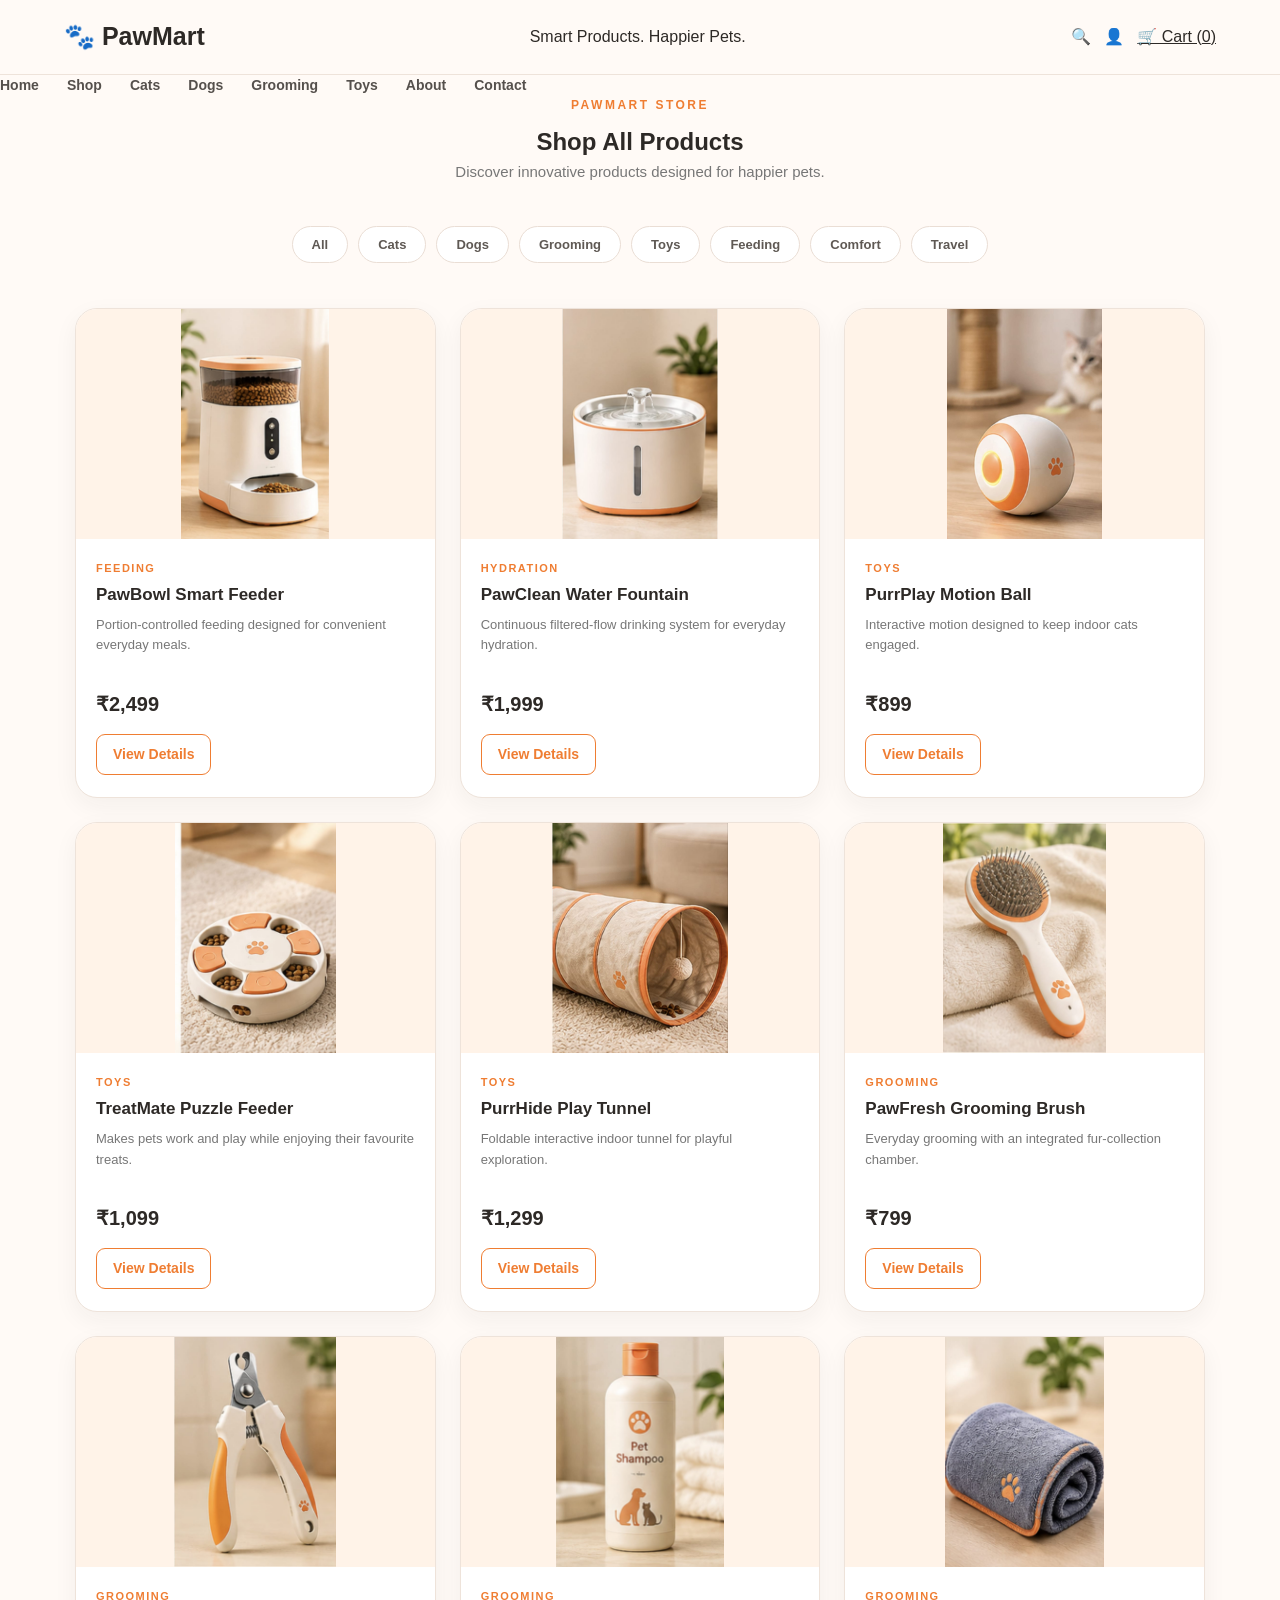
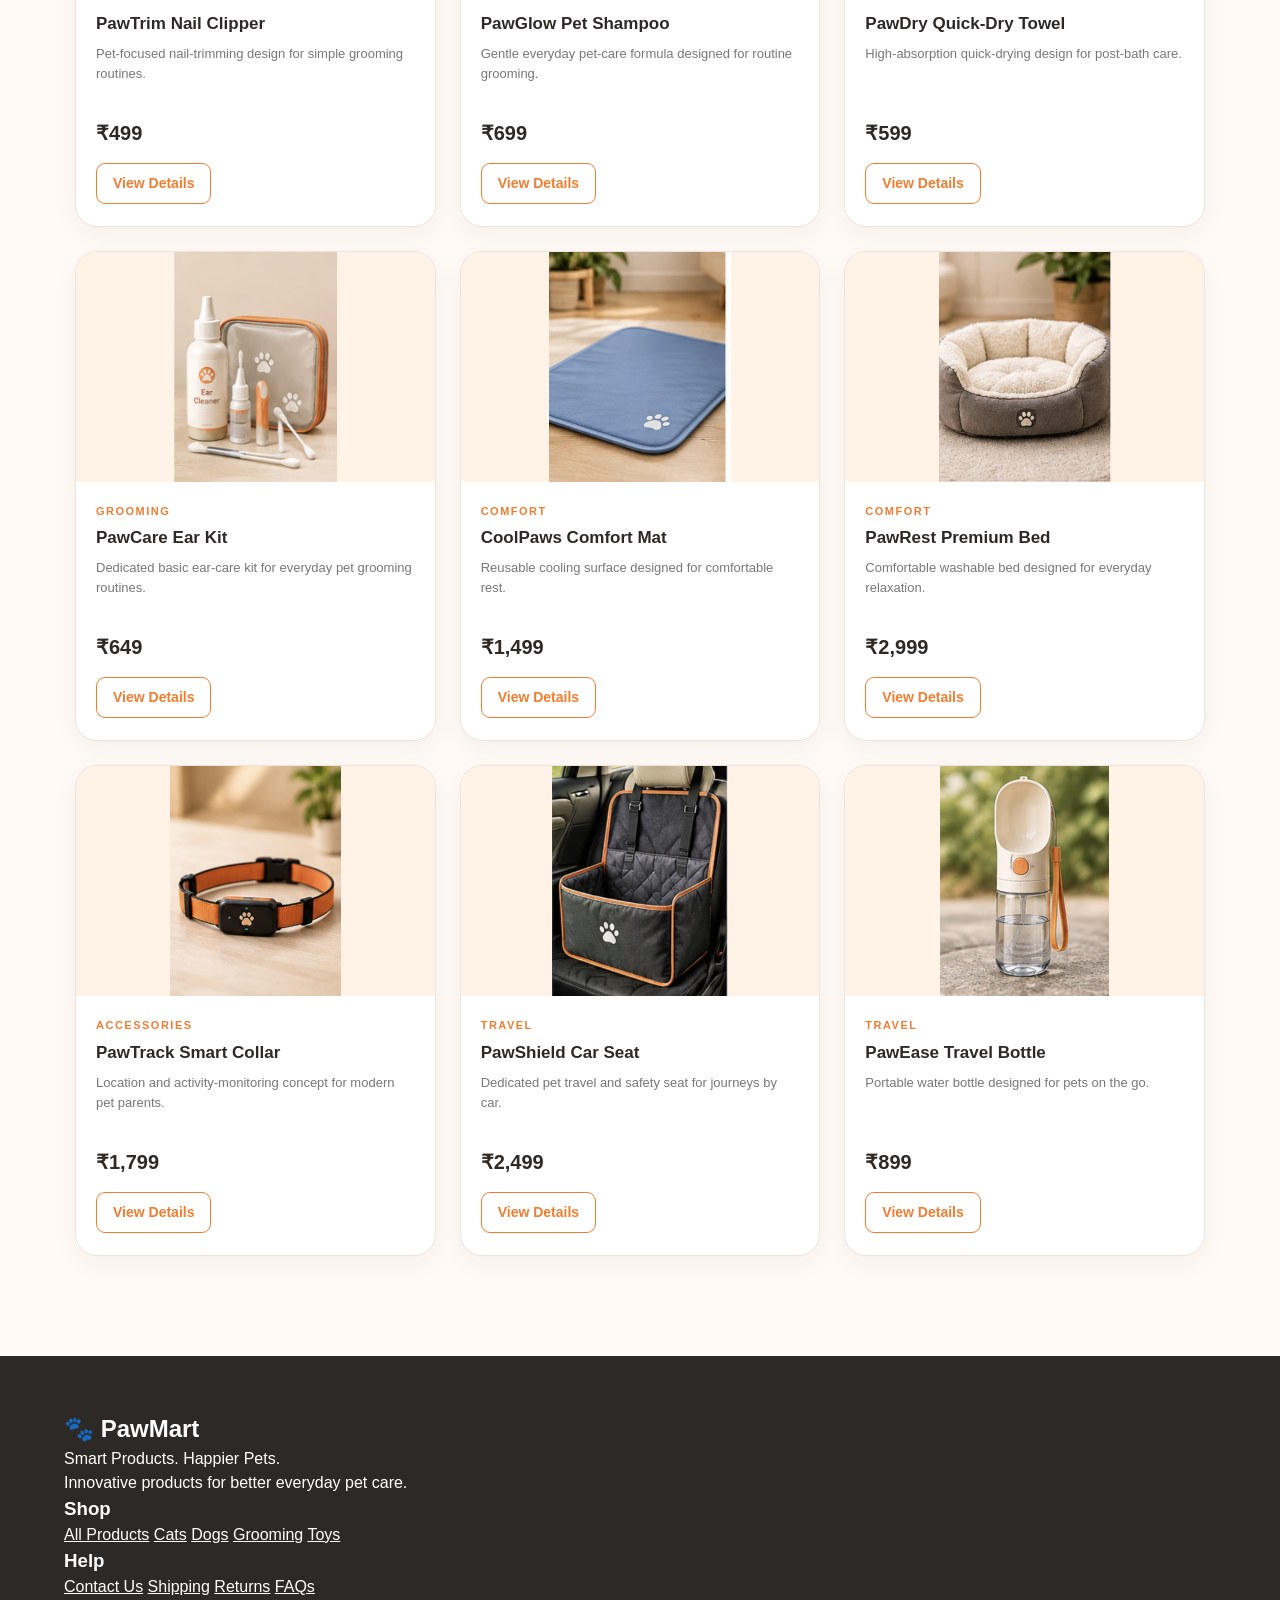
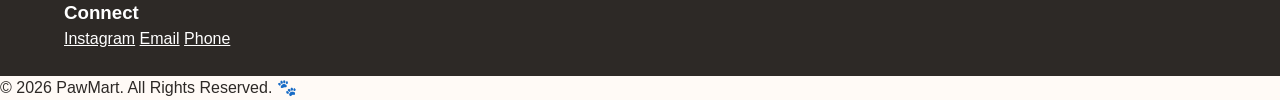
<file: payment.html>
<!DOCTYPE html>
<html lang="en">

<head>

    <meta charset="UTF-8">
    <meta name="viewport" content="width=device-width, initial-scale=1.0">

    <title>Payment | PawMart</title>

    <link rel="stylesheet" href="style.css">

</head>

<body>


<header class="header">

    <div class="logo">
        🐾 PawMart
    </div>

    <div class="tagline">
        Smart Products. Happier Pets.
    </div>

    <div class="header-icons">
        <span>🔍</span>
        <span>👤</span>
        <span>🛒 <span id="cart-count">0</span></span>
    </div>

</header>


<nav class="navbar">

    <a href="index.html">Home</a>
    <a href="shop.html">Shop</a>
    <a href="shop.html?category=cats">Cats</a>
    <a href="shop.html?category=dogs">Dogs</a>
    <a href="shop.html?category=grooming">Grooming</a>
    <a href="shop.html?category=toys">Toys</a>
    <a href="about.html">About</a>
    <a href="contact.html">Contact</a>

</nav>


<main class="payment-page">


    <section class="section-heading">

        <p class="small-title">
            PAWMART PAYMENT
        </p>

        <h1>
            Complete Payment
        </h1>

        <p>
            Complete your PawMart demo order securely.
        </p>

    </section>



    <section class="payment-container">


        <div class="payment-box">

            <h2>
                Payment Method
            </h2>


            <div class="selected-method">

                Selected Payment:
                <strong id="selected-method">
                    Loading...
                </strong>

            </div>


            <div id="payment-form-area"></div>


            <button
                type="button"
                class="buy-button"
                id="complete-payment-button"
            >
                Complete Payment
            </button>


            <p class="demo-note">
                🔒 Demo payment only — no real money will be charged.
            </p>

        </div>



        <div class="payment-summary">

            <h2>
                Order Summary
            </h2>


            <div id="payment-items"></div>


            <hr>


            <div class="summary-row">

                <span>
                    Subtotal
                </span>

                <span id="payment-subtotal">
                    ₹0
                </span>

            </div>


            <div class="summary-row">

                <span>
                    Delivery
                </span>

                <span id="payment-delivery">
                    ₹0
                </span>

            </div>


            <div class="summary-total">

                <span>
                    Total
                </span>

                <span id="payment-total">
                    ₹0
                </span>

            </div>

        </div>


    </section>

</main>



<footer class="footer">

    <div>

        <h3>
            🐾 PawMart
        </h3>

        <p>
            Smart Products. Happier Pets.
        </p>

    </div>


    <div>

        <h4>
            Quick Links
        </h4>

        <a href="index.html">Home</a>
        <a href="shop.html">Shop</a>
        <a href="about.html">About</a>
        <a href="contact.html">Contact</a>

    </div>


    <div>

        <h4>
            Customer Care
        </h4>

        <p>
            Easy Shopping
        </p>

        <p>
            Pet First Products
        </p>

        <p>
            Quality Focused
        </p>

    </div>

</footer>



<script src="script.js"></script>


<script>


function loadPaymentPage() {


    const cart =
        JSON.parse(
            localStorage.getItem("pawmartCart")
        ) || [];


    const customer =
        JSON.parse(
            localStorage.getItem("pawmartCustomer")
        ) || {};


    if (cart.length === 0) {

        alert("Your cart is empty.");

        window.location.href =
            "shop.html";

        return;

    }


    const paymentMethod =
        customer.payment || "UPI";


    document.getElementById(
        "selected-method"
    ).textContent = paymentMethod;



    const paymentArea =
        document.getElementById(
            "payment-form-area"
        );


    if (paymentMethod === "UPI") {


        paymentArea.innerHTML = `

            <div class="form-group">

                <label for="upi-id">
                    UPI ID
                </label>

                <input
                    type="text"
                    id="upi-id"
                    placeholder="example@upi"
                >

            </div>

        `;

    }



    else if (paymentMethod === "Card") {


        paymentArea.innerHTML = `

            <div class="form-group">

                <label for="card-number">
                    Card Number
                </label>

                <input
                    type="text"
                    id="card-number"
                    placeholder="1234 5678 9012 3456"
                >

            </div>


            <div class="form-row">


                <div class="form-group">

                    <label for="expiry">
                        Expiry
                    </label>

                    <input
                        type="text"
                        id="expiry"
                        placeholder="MM/YY"
                    >

                </div>


                <div class="form-group">

                    <label for="cvv">
                        CVV
                    </label>

                    <input
                        type="password"
                        id="cvv"
                        placeholder="123"
                    >

                </div>


            </div>

        `;

    }



    else {


        paymentArea.innerHTML = `

            <div class="cod-message">

                <h3>
                    💵 Cash on Delivery
                </h3>

                <p>
                    You will pay when your order is delivered.
                </p>

            </div>

        `;

    }



    const paymentItems =
        document.getElementById(
            "payment-items"
        );


    let subtotal = 0;


    paymentItems.innerHTML = "";



    cart.forEach(function(item) {


        const itemTotal =
            item.price * item.quantity;


        subtotal += itemTotal;


        const itemElement =
            document.createElement("div");


        itemElement.className =
            "checkout-item";


        itemElement.innerHTML = `

            <div>

                <strong>
                    ${item.name}
                </strong>

                <p>
                    Qty: ${item.quantity}
                </p>

            </div>


            <strong>
                ₹${itemTotal.toLocaleString("en-IN")}
            </strong>

        `;


        paymentItems.appendChild(
            itemElement
        );

    });



    let delivery = 0;


    if (
        subtotal > 0 &&
        subtotal < 999
    ) {

        delivery = 99;

    }


    const total =
        subtotal + delivery;



    document.getElementById(
        "payment-subtotal"
    ).textContent =
        "₹" +
        subtotal.toLocaleString("en-IN");



    document.getElementById(
        "payment-delivery"
    ).textContent =
        delivery === 0
        ? "FREE"
        : "₹" +
          delivery.toLocaleString("en-IN");



    document.getElementById(
        "payment-total"
    ).textContent =
        "₹" +
        total.toLocaleString("en-IN");

}



function completePayment() {


    const customer =
        JSON.parse(
            localStorage.getItem("pawmartCustomer")
        ) || {};


    const paymentMethod =
        customer.payment || "UPI";



    if (paymentMethod === "UPI") {


        const upi =
            document.getElementById(
                "upi-id"
            );


        if (
            !upi ||
            upi.value.trim() === ""
        ) {

            alert(
                "Please enter a UPI ID."
            );

            return;

        }

    }



    if (paymentMethod === "Card") {


        const card =
            document.getElementById(
                "card-number"
            );


        const expiry =
            document.getElementById(
                "expiry"
            );


        const cvv =
            document.getElementById(
                "cvv"
            );


        if (
            !card ||
            !expiry ||
            !cvv ||
            card.value.trim() === "" ||
            expiry.value.trim() === "" ||
            cvv.value.trim() === ""
        ) {

            alert(
                "Please enter all card details."
            );

            return;

        }

    }



    const orderId =
        "PM" +
        Math.floor(
            10000000 +
            Math.random() * 90000000
        );


    localStorage.setItem(
        "pawmartOrderId",
        orderId
    );


    localStorage.setItem(
        "pawmartOrderStatus",
        "Confirmed"
    );














alert("Payment successful! Moving to order confirmation...");

window.location.assign("order-success.html");









<!DOCTYPE html>
<html lang="en">

<head>

    <meta charset="UTF-8">
    <meta name="viewport" content="width=device-width, initial-scale=1.0">

    <title>Payment | PawMart</title>

    <link rel="stylesheet" href="style.css">

</head>

<body>


<header class="header">

    <div class="logo">
        🐾 PawMart
    </div>

    <div class="tagline">
        Smart Products. Happier Pets.
    </div>

    <div class="header-icons">
        <span>🔍</span>
        <span>👤</span>
        <span>🛒 <span id="cart-count">0</span></span>
    </div>

</header>


<nav class="navbar">

    <a href="index.html">Home</a>
    <a href="shop.html">Shop</a>
    <a href="shop.html?category=cats">Cats</a>
    <a href="shop.html?category=dogs">Dogs</a>
    <a href="shop.html?category=grooming">Grooming</a>
    <a href="shop.html?category=toys">Toys</a>
    <a href="about.html">About</a>
    <a href="contact.html">Contact</a>

</nav>


<main class="payment-page">


    <section class="section-heading">

        <p class="small-title">
            PAWMART PAYMENT
        </p>

        <h1>
            Complete Payment
        </h1>

        <p>
            Complete your PawMart demo order securely.
        </p>

    </section>



    <section class="payment-container">


        <div class="payment-box">

            <h2>
                Payment Method
            </h2>


            <div class="selected-method">

                Selected Payment:
                <strong id="selected-method">
                    Loading...
                </strong>

            </div>


            <div id="payment-form-area"></div>


            <button
                type="button"
                class="buy-button"
                id="complete-payment-button"
            >
                Complete Payment
            </button>


            <p class="demo-note">
                🔒 Demo payment only — no real money will be charged.
            </p>

        </div>



        <div class="payment-summary">

            <h2>
                Order Summary
            </h2>


            <div id="payment-items"></div>


            <hr>


            <div class="summary-row">

                <span>
                    Subtotal
                </span>

                <span id="payment-subtotal">
                    ₹0
                </span>

            </div>


            <div class="summary-row">

                <span>
                    Delivery
                </span>

                <span id="payment-delivery">
                    ₹0
                </span>

            </div>


            <div class="summary-total">

                <span>
                    Total
                </span>

                <span id="payment-total">
                    ₹0
                </span>

            </div>

        </div>


    </section>

</main>



<footer class="footer">

    <div>

        <h3>
            🐾 PawMart
        </h3>

        <p>
            Smart Products. Happier Pets.
        </p>

    </div>


    <div>

        <h4>
            Quick Links
        </h4>

        <a href="index.html">Home</a>
        <a href="shop.html">Shop</a>
        <a href="about.html">About</a>
        <a href="contact.html">Contact</a>

    </div>


    <div>

        <h4>
            Customer Care
        </h4>

        <p>
            Easy Shopping
        </p>

        <p>
            Pet First Products
        </p>

        <p>
            Quality Focused
        </p>

    </div>

</footer>



<script src="script.js"></script>


<script>


function loadPaymentPage() {


    const cart =
        JSON.parse(
            localStorage.getItem("pawmartCart")
        ) || [];


    const customer =
        JSON.parse(
            localStorage.getItem("pawmartCustomer")
        ) || {};


    if (cart.length === 0) {

        alert("Your cart is empty.");

        window.location.href =
            "shop.html";

        return;

    }


    const paymentMethod =
        customer.payment || "UPI";


    document.getElementById(
        "selected-method"
    ).textContent = paymentMethod;



    const paymentArea =
        document.getElementById(
            "payment-form-area"
        );


    if (paymentMethod === "UPI") {


        paymentArea.innerHTML = `

            <div class="form-group">

                <label for="upi-id">
                    UPI ID
                </label>

                <input
                    type="text"
                    id="upi-id"
                    placeholder="example@upi"
                >

            </div>

        `;

    }



    else if (paymentMethod === "Card") {


        paymentArea.innerHTML = `

            <div class="form-group">

                <label for="card-number">
                    Card Number
                </label>

                <input
                    type="text"
                    id="card-number"
                    placeholder="1234 5678 9012 3456"
                >

            </div>


            <div class="form-row">


                <div class="form-group">

                    <label for="expiry">
                        Expiry
                    </label>

                    <input
                        type="text"
                        id="expiry"
                        placeholder="MM/YY"
                    >

                </div>


                <div class="form-group">

                    <label for="cvv">
                        CVV
                    </label>

                    <input
                        type="password"
                        id="cvv"
                        placeholder="123"
                    >

                </div>


            </div>

        `;

    }



    else {


        paymentArea.innerHTML = `

            <div class="cod-message">

                <h3>
                    💵 Cash on Delivery
                </h3>

                <p>
                    You will pay when your order is delivered.
                </p>

            </div>

        `;

    }



    const paymentItems =
        document.getElementById(
            "payment-items"
        );


    let subtotal = 0;


    paymentItems.innerHTML = "";



    cart.forEach(function(item) {


        const itemTotal =
            item.price * item.quantity;


        subtotal += itemTotal;


        const itemElement =
            document.createElement("div");


        itemElement.className =
            "checkout-item";


        itemElement.innerHTML = `

            <div>

                <strong>
                    ${item.name}
                </strong>

                <p>
                    Qty: ${item.quantity}
                </p>

            </div>


            <strong>
                ₹${itemTotal.toLocaleString("en-IN")}
            </strong>

        `;


        paymentItems.appendChild(
            itemElement
        );

    });



    let delivery = 0;


    if (
        subtotal > 0 &&
        subtotal < 999
    ) {

        delivery = 99;

    }


    const total =
        subtotal + delivery;



    document.getElementById(
        "payment-subtotal"
    ).textContent =
        "₹" +
        subtotal.toLocaleString("en-IN");



    document.getElementById(
        "payment-delivery"
    ).textContent =
        delivery === 0
        ? "FREE"
        : "₹" +
          delivery.toLocaleString("en-IN");



    document.getElementById(
        "payment-total"
    ).textContent =
        "₹" +
        total.toLocaleString("en-IN");

}



function completePayment() {


    const customer =
        JSON.parse(
            localStorage.getItem("pawmartCustomer")
        ) || {};


    const paymentMethod =
        customer.payment || "UPI";



    if (paymentMethod === "UPI") {


        const upi =
            document.getElementById(
                "upi-id"
            );


        if (
            !upi ||
            upi.value.trim() === ""
        ) {

            alert(
                "Please enter a UPI ID."
            );

            return;

        }

    }



    if (paymentMethod === "Card") {


        const card =
            document.getElementById(
                "card-number"
            );


        const expiry =
            document.getElementById(
                "expiry"
            );


        const cvv =
            document.getElementById(
                "cvv"
            );


        if (
            !card ||
            !expiry ||
            !cvv ||
            card.value.trim() === "" ||
            expiry.value.trim() === "" ||
            cvv.value.trim() === ""
        ) {

            alert(
                "Please enter all card details."
            );

            return;

        }

    }



    const orderId =
        "PM" +
        Math.floor(
            10000000 +
            Math.random() * 90000000
        );


    localStorage.setItem(
        "pawmartOrderId",
        orderId
    );


    localStorage.setItem(
        "pawmartOrderStatus",
        "Confirmed"
    );














alert("Payment successful! Moving to order confirmation...");

window.location.assign("order-success.html");












<!DOCTYPE html>
<html lang="en">

<head>

    <meta charset="UTF-8">
    <meta name="viewport" content="width=device-width, initial-scale=1.0">

    <title>Payment | PawMart</title>

    <link rel="stylesheet" href="style.css">

</head>

<body>


<header class="header">

    <div class="logo">
        🐾 PawMart
    </div>

    <div class="tagline">
        Smart Products. Happier Pets.
    </div>

    <div class="header-icons">
        <span>🔍</span>
        <span>👤</span>
        <span>🛒 <span id="cart-count">0</span></span>
    </div>

</header>


<nav class="navbar">

    <a href="index.html">Home</a>
    <a href="shop.html">Shop</a>
    <a href="shop.html?category=cats">Cats</a>
    <a href="shop.html?category=dogs">Dogs</a>
    <a href="shop.html?category=grooming">Grooming</a>
    <a href="shop.html?category=toys">Toys</a>
    <a href="about.html">About</a>
    <a href="contact.html">Contact</a>

</nav>


<main class="payment-page">


    <section class="section-heading">

        <p class="small-title">
            PAWMART PAYMENT
        </p>

        <h1>
            Complete Payment
        </h1>

        <p>
            Complete your PawMart demo order securely.
        </p>

    </section>



    <section class="payment-container">


        <div class="payment-box">

            <h2>
                Payment Method
            </h2>


            <div class="selected-method">

                Selected Payment:
                <strong id="selected-method">
                    Loading...
                </strong>

            </div>


            <div id="payment-form-area"></div>


            <button
                type="button"
                class="buy-button"
                id="complete-payment-button"
            >
                Complete Payment
            </button>


            <p class="demo-note">
                🔒 Demo payment only — no real money will be charged.
            </p>

        </div>



        <div class="payment-summary">

            <h2>
                Order Summary
            </h2>


            <div id="payment-items"></div>


            <hr>


            <div class="summary-row">

                <span>
                    Subtotal
                </span>

                <span id="payment-subtotal">
                    ₹0
                </span>

            </div>


            <div class="summary-row">

                <span>
                    Delivery
                </span>

                <span id="payment-delivery">
                    ₹0
                </span>

            </div>


            <div class="summary-total">

                <span>
                    Total
                </span>

                <span id="payment-total">
                    ₹0
                </span>

            </div>

        </div>


    </section>

</main>



<footer class="footer">

    <div>

        <h3>
            🐾 PawMart
        </h3>

        <p>
            Smart Products. Happier Pets.
        </p>

    </div>


    <div>

        <h4>
            Quick Links
        </h4>

        <a href="index.html">Home</a>
        <a href="shop.html">Shop</a>
        <a href="about.html">About</a>
        <a href="contact.html">Contact</a>

    </div>


    <div>

        <h4>
            Customer Care
        </h4>

        <p>
            Easy Shopping
        </p>

        <p>
            Pet First Products
        </p>

        <p>
            Quality Focused
        </p>

    </div>

</footer>



<script src="script.js"></script>


<script>


function loadPaymentPage() {


    const cart =
        JSON.parse(
            localStorage.getItem("pawmartCart")
        ) || [];


    const customer =
        JSON.parse(
            localStorage.getItem("pawmartCustomer")
        ) || {};


    if (cart.length === 0) {

        alert("Your cart is empty.");

        window.location.href =
            "shop.html";

        return;

    }


    const paymentMethod =
        customer.payment || "UPI";


    document.getElementById(
        "selected-method"
    ).textContent = paymentMethod;



    const paymentArea =
        document.getElementById(
            "payment-form-area"
        );


    if (paymentMethod === "UPI") {


        paymentArea.innerHTML = `

            <div class="form-group">

                <label for="upi-id">
                    UPI ID
                </label>

                <input
                    type="text"
                    id="upi-id"
                    placeholder="example@upi"
                >

            </div>

        `;

    }



    else if (paymentMethod === "Card") {


        paymentArea.innerHTML = `

            <div class="form-group">

                <label for="card-number">
                    Card Number
                </label>

                <input
                    type="text"
                    id="card-number"
                    placeholder="1234 5678 9012 3456"
                >

            </div>


            <div class="form-row">


                <div class="form-group">

                    <label for="expiry">
                        Expiry
                    </label>

                    <input
                        type="text"
                        id="expiry"
                        placeholder="MM/YY"
                    >

                </div>


                <div class="form-group">

                    <label for="cvv">
                        CVV
                    </label>

                    <input
                        type="password"
                        id="cvv"
                        placeholder="123"
                    >

                </div>


            </div>

        `;

    }



    else {


        paymentArea.innerHTML = `

            <div class="cod-message">

                <h3>
                    💵 Cash on Delivery
                </h3>

                <p>
                    You will pay when your order is delivered.
                </p>

            </div>

        `;

    }



    const paymentItems =
        document.getElementById(
            "payment-items"
        );


    let subtotal = 0;


    paymentItems.innerHTML = "";



    cart.forEach(function(item) {


        const itemTotal =
            item.price * item.quantity;


        subtotal += itemTotal;


        const itemElement =
            document.createElement("div");


        itemElement.className =
            "checkout-item";


        itemElement.innerHTML = `

            <div>

                <strong>
                    ${item.name}
                </strong>

                <p>
                    Qty: ${item.quantity}
                </p>

            </div>


            <strong>
                ₹${itemTotal.toLocaleString("en-IN")}
            </strong>

        `;


        paymentItems.appendChild(
            itemElement
        );

    });



    let delivery = 0;


    if (
        subtotal > 0 &&
        subtotal < 999
    ) {

        delivery = 99;

    }


    const total =
        subtotal + delivery;



    document.getElementById(
        "payment-subtotal"
    ).textContent =
        "₹" +
        subtotal.toLocaleString("en-IN");



    document.getElementById(
        "payment-delivery"
    ).textContent =
        delivery === 0
        ? "FREE"
        : "₹" +
          delivery.toLocaleString("en-IN");



    document.getElementById(
        "payment-total"
    ).textContent =
        "₹" +
        total.toLocaleString("en-IN");

}



function completePayment() {


    const customer =
        JSON.parse(
            localStorage.getItem("pawmartCustomer")
        ) || {};


    const paymentMethod =
        customer.payment || "UPI";



    if (paymentMethod === "UPI") {


        const upi =
            document.getElementById(
                "upi-id"
            );


        if (
            !upi ||
            upi.value.trim() === ""
        ) {

            alert(
                "Please enter a UPI ID."
            );

            return;

        }

    }



    if (paymentMethod === "Card") {


        const card =
            document.getElementById(
                "card-number"
            );


        const expiry =
            document.getElementById(
                "expiry"
            );


        const cvv =
            document.getElementById(
                "cvv"
            );


        if (
            !card ||
            !expiry ||
            !cvv ||
            card.value.trim() === "" ||
            expiry.value.trim() === "" ||
            cvv.value.trim() === ""
        ) {

            alert(
                "Please enter all card details."
            );

            return;

        }

    }



    const orderId =
        "PM" +
        Math.floor(
            10000000 +
            Math.random() * 90000000
        );


    localStorage.setItem(
        "pawmartOrderId",
        orderId
    );


    localStorage.setItem(
        "pawmartOrderStatus",
        "Confirmed"
    );














alert("Payment successful! Moving to order confirmation...");

window.location.href = "./order-success.html";












}


document.getElementById("complete-payment-button").addEventListener(
    "click",
    completePayment
);


loadPaymentPage();


</script>

</body>

</html>
</file>
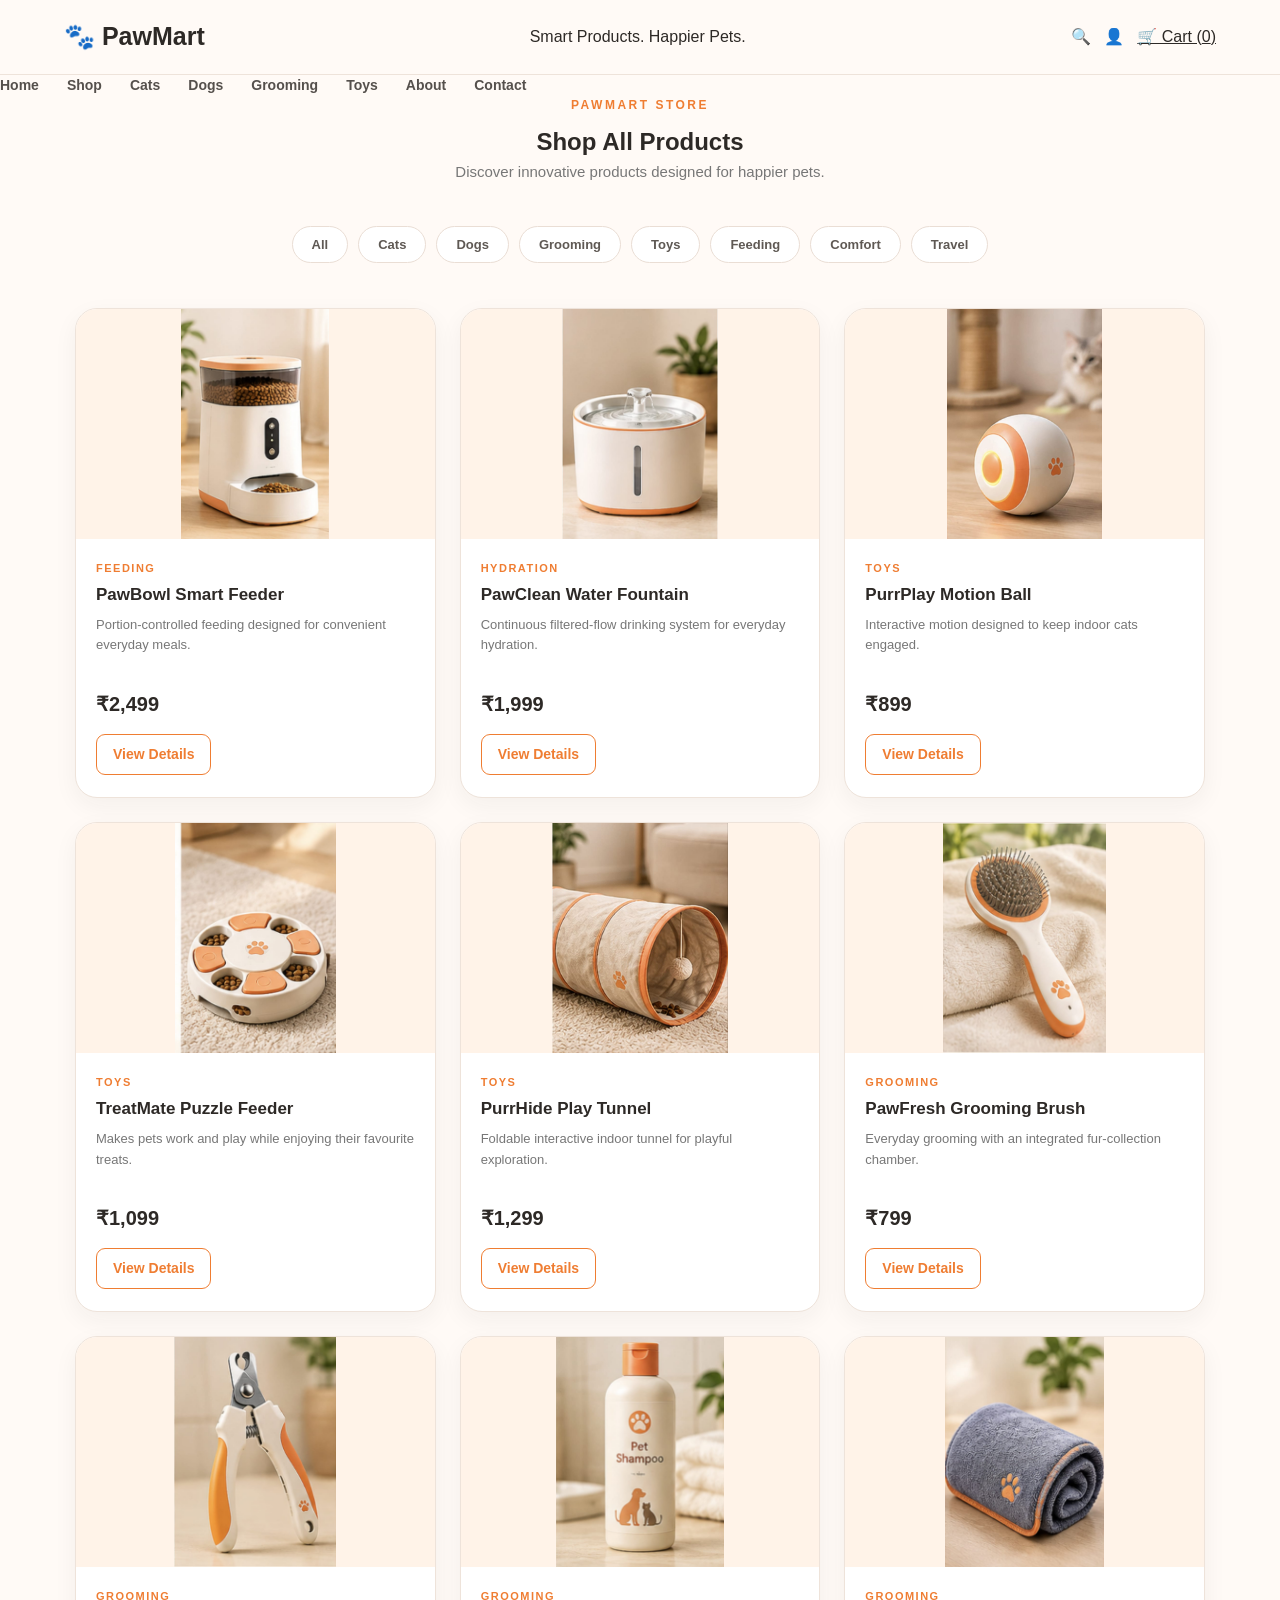
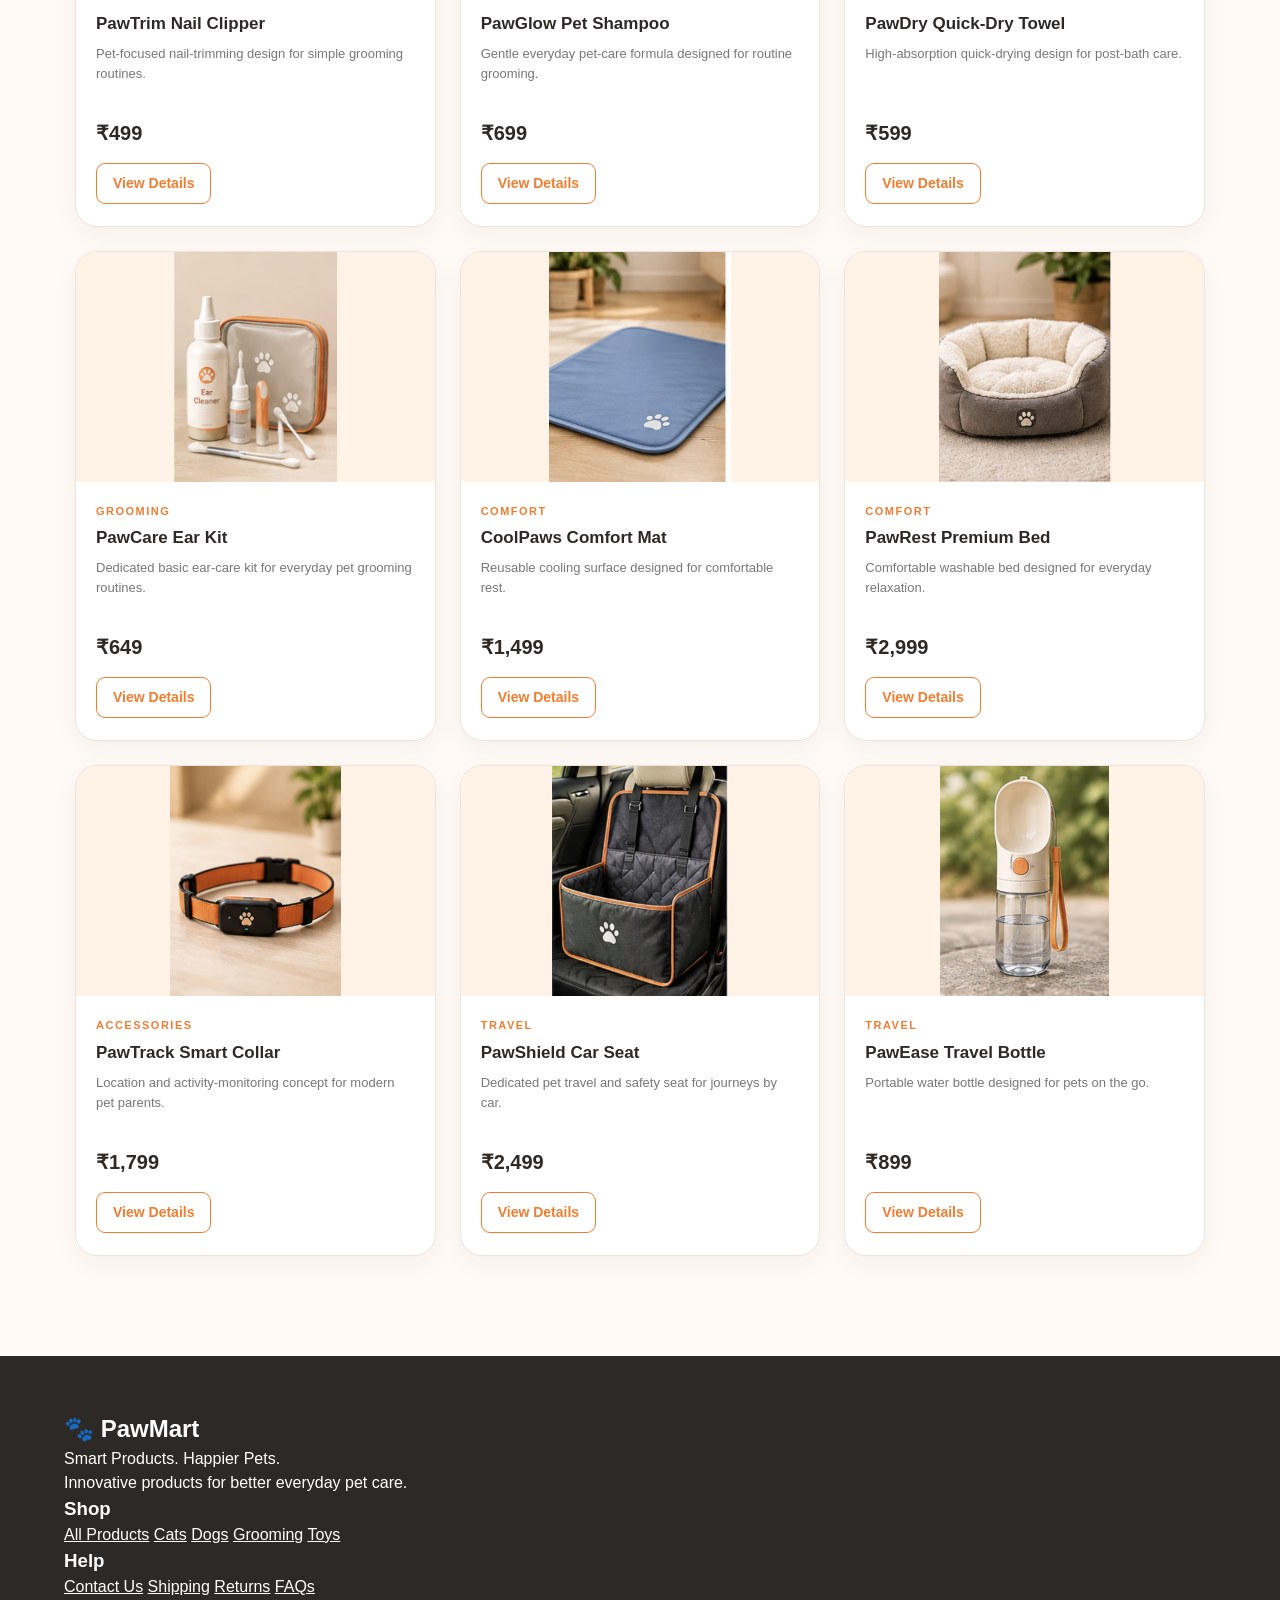
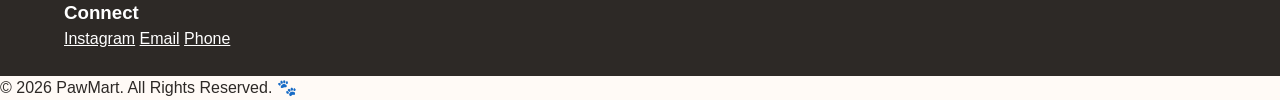
<file: shop.html>
<!DOCTYPE html><html lang="en">
<head>
    <meta charset="UTF-8">
    <meta name="viewport" content="width=device-width, initial-scale=1.0">
    <title>Shop | PawMart</title>
    <link rel="stylesheet" href="style.css">
</head><body><header>
    <div class="logo">🐾 PawMart</div><div class="tagline">
    Smart Products. Happier Pets.
</div>

<div class="header-actions">
    🔍 &nbsp; 👤 &nbsp;
    <a href="cart.html">
        🛒 Cart (<span id="cart-count">0</span>)
    </a>
</div>

</header><nav>
    <a href="index.html">Home</a>
    <a href="shop.html">Shop</a>
    <a href="shop.html?category=cats">Cats</a>
    <a href="shop.html?category=dogs">Dogs</a>
    <a href="shop.html?category=grooming">Grooming</a>
    <a href="shop.html?category=toys">Toys</a>
    <a href="about.html">About</a>
    <a href="contact.html">Contact</a>
</nav><main><section class="section">

    <div class="section-title">
        <p>PAWMART STORE</p>
        <h1>Shop All Products</h1>
        <span>
            Discover innovative products designed for happier pets.
        </span>
    </div>


    <!-- CATEGORY FILTERS -->

    <div class="shop-filters">

        <button onclick="filterProducts('all')">
            All
        </button>

        <button onclick="filterProducts('cats')">
            Cats
        </button>

        <button onclick="filterProducts('dogs')">
            Dogs
        </button>

        <button onclick="filterProducts('grooming')">
            Grooming
        </button>

        <button onclick="filterProducts('toys')">
            Toys
        </button>

        <button onclick="filterProducts('feeding')">
            Feeding
        </button>

        <button onclick="filterProducts('comfort')">
            Comfort
        </button>

        <button onclick="filterProducts('travel')">
            Travel
        </button>

    </div>


    <!-- PRODUCTS -->

    <div class="products">


        <!-- 1 -->

        <div class="product shop-product" data-category="feeding">

            <div class="product-image">
                <img
                    src="images/pawbowl.jpg"
                    alt="PawBowl Smart Feeder"
                    style="width:100%; height:100%; object-fit:contain;"
                >
            </div>

            <p>FEEDING</p>

            <h3>PawBowl Smart Feeder</h3>

            <span>
                Portion-controlled feeding designed for convenient everyday meals.
            </span>

            <h3>₹2,499</h3>

            <a href="product.html?id=pawbowl">
                View Details
            </a>

        </div>


        <!-- 2 -->

        <div class="product shop-product" data-category="feeding">

            <div class="product-image">
                <img
                    src="images/water-fountain.jpg"
                    alt="PawClean Water Fountain"
                    style="width:100%; height:100%; object-fit:contain;"
                >
            </div>

            <p>HYDRATION</p>

            <h3>PawClean Water Fountain</h3>

            <span>
                Continuous filtered-flow drinking system for everyday hydration.
            </span>

            <h3>₹1,999</h3>

            <a href="product.html?id=water-fountain">
                View Details
            </a>

        </div>


        <!-- 3 -->

        <div class="product shop-product" data-category="cats">

            <div class="product-image">
                <img
                    src="images/motion-ball.jpg"
                    alt="PurrPlay Motion Ball"
                    style="width:100%; height:100%; object-fit:contain;"
                >
            </div>

            <p>TOYS</p>

            <h3>PurrPlay Motion Ball</h3>

            <span>
                Interactive motion designed to keep indoor cats engaged.
            </span>

            <h3>₹899</h3>

            <a href="product.html?id=motion-ball">
                View Details
            </a>

        </div>


        <!-- 4 -->

        <div class="product shop-product" data-category="toys">

            <div class="product-image">
                <img
                    src="images/puzzle-feeder.jpg"
                    alt="TreatMate Puzzle Feeder"
                    style="width:100%; height:100%; object-fit:contain;"
                >
            </div>

            <p>TOYS</p>

            <h3>TreatMate Puzzle Feeder</h3>

            <span>
                Makes pets work and play while enjoying their favourite treats.
            </span>

            <h3>₹1,099</h3>

            <a href="product.html?id=puzzle-feeder">
                View Details
            </a>

        </div>


        <!-- 5 -->

        <div class="product shop-product" data-category="cats">

            <div class="product-image">
                <img
                    src="images/play-tunnel.jpg"
                    alt="PurrHide Play Tunnel"
                    style="width:100%; height:100%; object-fit:contain;"
                >
            </div>

            <p>TOYS</p>

            <h3>PurrHide Play Tunnel</h3>

            <span>
                Foldable interactive indoor tunnel for playful exploration.
            </span>

            <h3>₹1,299</h3>

            <a href="product.html?id=play-tunnel">
                View Details
            </a>

        </div>


        <!-- 6 -->

        <div class="product shop-product" data-category="grooming">

            <div class="product-image">
                <img
                    src="images/grooming-brush.jpg"
                    alt="PawFresh Grooming Brush"
                    style="width:100%; height:100%; object-fit:contain;"
                >
            </div>

            <p>GROOMING</p>

            <h3>PawFresh Grooming Brush</h3>

            <span>
                Everyday grooming with an integrated fur-collection chamber.
            </span>

            <h3>₹799</h3>

            <a href="product.html?id=grooming-brush">
                View Details
            </a>

        </div>


        <!-- 7 -->

        <div class="product shop-product" data-category="grooming">

            <div class="product-image">
                <img
                    src="images/nail-clipper.jpg"
                    alt="PawTrim Nail Clipper"
                    style="width:100%; height:100%; object-fit:contain;"
                >
            </div>

            <p>GROOMING</p>

            <h3>PawTrim Nail Clipper</h3>

            <span>
                Pet-focused nail-trimming design for simple grooming routines.
            </span>

            <h3>₹499</h3>

            <a href="product.html?id=nail-clipper">
                View Details
            </a>

        </div>


        <!-- 8 -->

        <div class="product shop-product" data-category="grooming">

            <div class="product-image">
                <img
                    src="images/pet-shampoo.jpg"
                    alt="PawGlow Pet Shampoo"
                    style="width:100%; height:100%; object-fit:contain;"
                >
            </div>

            <p>GROOMING</p>

            <h3>PawGlow Pet Shampoo</h3>

            <span>
                Gentle everyday pet-care formula designed for routine grooming.
            </span>

            <h3>₹699</h3>

            <a href="product.html?id=pet-shampoo">
                View Details
            </a>

        </div>


        <!-- 9 -->

        <div class="product shop-product" data-category="grooming">

            <div class="product-image">
                <img
                    src="images/quick-dry-towel.jpg"
                    alt="PawDry Quick-Dry Towel"
                    style="width:100%; height:100%; object-fit:contain;"
                >
            </div>

            <p>GROOMING</p>

            <h3>PawDry Quick-Dry Towel</h3>

            <span>
                High-absorption quick-drying design for post-bath care.
            </span>

            <h3>₹599</h3>

            <a href="product.html?id=quick-dry-towel">
                View Details
            </a>

        </div>


        <!-- 10 -->

        <div class="product shop-product" data-category="grooming">

            <div class="product-image">
                <img
                    src="images/ear-kit.jpg"
                    alt="PawCare Ear Kit"
                    style="width:100%; height:100%; object-fit:contain;"
                >
            </div>

            <p>GROOMING</p>

            <h3>PawCare Ear Kit</h3>

            <span>
                Dedicated basic ear-care kit for everyday pet grooming routines.
            </span>

            <h3>₹649</h3>

            <a href="product.html?id=ear-kit">
                View Details
            </a>

        </div>


        <!-- 11 -->

        <div class="product shop-product" data-category="comfort">

            <div class="product-image">
                <img
                    src="images/comfort-mat.jpg"
                    alt="CoolPaws Comfort Mat"
                    style="width:100%; height:100%; object-fit:contain;"
                >
            </div>

            <p>COMFORT</p>

            <h3>CoolPaws Comfort Mat</h3>

            <span>
                Reusable cooling surface designed for comfortable rest.
            </span>

            <h3>₹1,499</h3>

            <a href="product.html?id=comfort-mat">
                View Details
            </a>

        </div>


        <!-- 12 -->

        <div class="product shop-product" data-category="comfort">

            <div class="product-image">
                <img
                    src="images/premium-bed.jpg"
                    alt="PawRest Premium Bed"
                    style="width:100%; height:100%; object-fit:contain;"
                >
            </div>

            <p>COMFORT</p>

            <h3>PawRest Premium Bed</h3>

            <span>
                Comfortable washable bed designed for everyday relaxation.
            </span>

            <h3>₹2,999</h3>

            <a href="product.html?id=premium-bed">
                View Details
            </a>

        </div>


        <!-- 13 -->

        <div class="product shop-product" data-category="dogs">

            <div class="product-image">
                <img
                    src="images/smart-collar.jpg"
                    alt="PawTrack Smart Collar"
                    style="width:100%; height:100%; object-fit:contain;"
                >
            </div>

            <p>ACCESSORIES</p>

            <h3>PawTrack Smart Collar</h3>

            <span>
                Location and activity-monitoring concept for modern pet parents.
            </span>

            <h3>₹1,799</h3>

            <a href="product.html?id=smart-collar">
                View Details
            </a>

        </div>


        <!-- 14 -->

        <div class="product shop-product" data-category="travel">

            <div class="product-image">
                <img
                    src="images/car-seat.jpg"
                    alt="PawShield Car Seat"
                    style="width:100%; height:100%; object-fit:contain;"
                >
            </div>

            <p>TRAVEL</p>

            <h3>PawShield Car Seat</h3>

            <span>
                Dedicated pet travel and safety seat for journeys by car.
            </span>

            <h3>₹2,499</h3>

            <a href="product.html?id=car-seat">
                View Details
            </a>

        </div>


        <!-- 15 -->

        <div class="product shop-product" data-category="travel">

            <div class="product-image">
                <img
                    src="images/travel-bottle.jpg"
                    alt="PawEase Travel Bottle"
                    style="width:100%; height:100%; object-fit:contain;"
                >
            </div>

            <p>TRAVEL</p>

            <h3>PawEase Travel Bottle</h3>

            <span>
                Portable water bottle designed for pets on the go.
            </span>

            <h3>₹899</h3>

            <a href="product.html?id=travel-bottle">
                View Details
            </a>

        </div>

    </div>

</section>

</main><footer><div>
    <h2>🐾 PawMart</h2>
    <p>Smart Products. Happier Pets.</p>
    <p>Innovative products for better everyday pet care.</p>
</div>

<div>
    <h3>Shop</h3>
    <a href="shop.html">All Products</a>
    <a href="shop.html?category=cats">Cats</a>
    <a href="shop.html?category=dogs">Dogs</a>
    <a href="shop.html?category=grooming">Grooming</a>
    <a href="shop.html?category=toys">Toys</a>
</div>

<div>
    <h3>Help</h3>
    <a href="contact.html">Contact Us</a>
    <a href="#">Shipping</a>
    <a href="#">Returns</a>
    <a href="#">FAQs</a>
</div>

<div>
    <h3>Connect</h3>
    <a href="#">Instagram</a>
    <a href="#">Email</a>
    <a href="#">Phone</a>
</div>

</footer><div class="copyright">
    © 2026 PawMart. All Rights Reserved. 🐾
</div><script src="script.js"></script></body>
</html>
</file>
<file: style.css>
/* =========================================================
   PAWMART — PREMIUM VISUAL UPGRADE
   Appearance only — does not affect functionality
   ========================================================= */

/* SMOOTHER PAGE FEEL */
body {
    -webkit-font-smoothing: antialiased;
}


/* PREMIUM CARDS */
.product,
.category,
.value-card,
.contact-card,
.cart-item,
.checkout-form,
.checkout-summary,
.payment-box,
.payment-summary,
.order-details {
    transition:
        transform 0.25s ease,
        box-shadow 0.25s ease,
        border-color 0.25s ease;
}


/* CARD HOVER */
.product:hover,
.category:hover,
.value-card:hover,
.contact-card:hover {
    transform: translateY(-5px);
    box-shadow:
        0 16px 38px rgba(45, 41, 38, 0.10);
}


/* PRODUCT IMAGE HOVER */
.product-image img {
    transition:
        transform 0.35s ease;
}

.product:hover .product-image img {
    transform: scale(1.05);
}


/* BUTTON POLISH */
.button,
.buy-button,
.secondary-button {
    transition:
        transform 0.2s ease,
        box-shadow 0.2s ease,
        background 0.2s ease;
}

.button:hover,
.buy-button:hover,
.secondary-button:hover {
    transform: translateY(-2px);
}


/* FILTER BUTTON POLISH */
.shop-filters button {
    transition:
        transform 0.2s ease,
        background 0.2s ease,
        border-color 0.2s ease;
}

.shop-filters button:hover {
    transform: translateY(-2px);
}


/* LINKS FEEL SMOOTHER */
nav a,
.footer-content a,
footer a {
    transition:
        color 0.2s ease;
}


/* FORM INPUT POLISH */
input,
textarea,
select {
    transition:
        border-color 0.2s ease,
        box-shadow 0.2s ease,
        background 0.2s ease;
}

input:focus,
textarea:focus,
select:focus {
    outline: none;
}


/* HERO IMAGE POLISH */
.hero-pet {
    transition:
        transform 0.35s ease,
        box-shadow 0.35s ease;
}

.hero-pet:hover {
    transform: translateY(-4px);
    box-shadow:
        0 20px 45px rgba(45, 41, 38, 0.12);
}


/* PRODUCT DETAIL IMAGE */
.detail-image {
    transition:
        transform 0.3s ease,
        box-shadow 0.3s ease;
}

.detail-image:hover {
    transform: translateY(-3px);
    box-shadow:
        0 24px 60px rgba(45, 41, 38, 0.11);
}


/* SMALL PREMIUM HIGHLIGHT */
.product,
.category,
.value-card,
.contact-card,
.cart-item,
.checkout-form,
.checkout-summary,
.payment-box,
.payment-summary,
.order-details {
    border-color: #eee3da;
}


/* ACCESSIBILITY — RESPECT REDUCED MOTION */
@media (prefers-reduced-motion: reduce) {

    *,
    *::before,
    *::after {
        transition: none !important;
        animation: none !important;
        scroll-behavior: auto !important;
    }

}



.hero-pet {
    width: 380px;
    height: 380px;
    border-radius: 50%;
    overflow: hidden;
    display: flex;
    align-items: center;
    justify-content: center;
}

.hero-pet img {
    width: 100%;
    height: 100%;
    object-fit: cover;
    display: block;
    transform: none;
}






/* =========================================================
   PAWMART — MASTER STYLESHEET
   Smart Products. Happier Pets.
   ========================================================= */


/* =========================================================
   1. RESET & GLOBAL
   ========================================================= */

* {
    margin: 0;
    padding: 0;
    box-sizing: border-box;
}

html {
    scroll-behavior: smooth;
}

body {
    font-family: Arial, Helvetica, sans-serif;
    background: #fffaf6;
    color: #2d2926;
    line-height: 1.5;
}

a {
    color: inherit;
}

button,
input,
textarea {
    font-family: inherit;
}

button {
    cursor: pointer;
}


/* =========================================================
   2. HEADER / NAVIGATION
   ========================================================= */

header {
    width: 100%;
    background: rgba(255, 250, 246, 0.96);
    border-bottom: 1px solid #eee3da;
    padding: 18px 5%;
    display: flex;
    align-items: center;
    justify-content: space-between;
    position: sticky;
    top: 0;
    z-index: 1000;
    backdrop-filter: blur(10px);
}

.logo {
    font-size: 25px;
    font-weight: 800;
    color: #2d2926;
    white-space: nowrap;
}

nav {
    display: flex;
    align-items: center;
    gap: 28px;
}

nav a {
    text-decoration: none;
    color: #55504c;
    font-size: 14px;
    font-weight: 600;
    transition: color 0.2s ease;
}

nav a:hover {
    color: #ef7d32;
}


/* =========================================================
   3. GLOBAL BUTTONS
   ========================================================= */

.buy-button {
    display: inline-flex;
    align-items: center;
    justify-content: center;
    background: #ef7d32;
    color: white;
    border: none;
    padding: 14px 24px;
    border-radius: 12px;
    font-size: 15px;
    font-weight: 700;
    text-decoration: none;
    transition: all 0.2s ease;
}

.buy-button:hover {
    background: #dc6c24;
    transform: translateY(-2px);
    box-shadow: 0 8px 20px rgba(239, 125, 50, 0.22);
}


/* =========================================================
   4. GLOBAL SECTION TITLES
   ========================================================= */

.section-heading {
    text-align: center;
    margin-bottom: 45px;
}

.small-title {
    color: #ef7d32;
    font-size: 12px;
    font-weight: 800;
    letter-spacing: 2.5px;
    margin-bottom: 10px;
}

.section-heading h2 {
    font-size: 36px;
    line-height: 1.2;
    margin-bottom: 12px;
}

.section-heading p:last-child {
    color: #777;
}


/* =========================================================
   5. FOOTER
   ========================================================= */

footer {
    margin-top: 80px;
    background: #2d2926;
    color: white;
    padding: 55px 5% 25px;
}

.footer-content {
    max-width: 1150px;
    margin: 0 auto;
    display: grid;
    grid-template-columns: 2fr 1fr 1fr;
    gap: 50px;
}

.footer-content h3 {
    font-size: 21px;
    margin-bottom: 10px;
}

.footer-content h4 {
    font-size: 15px;
    margin-bottom: 15px;
}

.footer-content p {
    color: #cfc9c5;
    font-size: 14px;
}

.footer-content a {
    display: block;
    width: fit-content;
    margin-bottom: 9px;
    color: #cfc9c5;
    text-decoration: none;
    font-size: 14px;
}

.footer-content a:hover {
    color: #ef7d32;
}

.footer-bottom {
    max-width: 1150px;
    margin: 45px auto 0;
    padding-top: 20px;
    border-top: 1px solid rgba(255,255,255,0.12);
    color: #aaa29d;
    font-size: 13px;
    text-align: center;
}


/* =========================================================
   6. MOBILE GLOBAL
   ========================================================= */

@media (max-width: 700px) {

    header {
        padding: 15px 20px;
    }

    nav {
        gap: 14px;
    }

    nav a {
        font-size: 12px;
    }

    .logo {
        font-size: 21px;
    }

    .section-heading h2 {
        font-size: 30px;
    }

    footer {
        padding: 45px 20px 22px;
    }

    .footer-content {
        grid-template-columns: 1fr;
        gap: 30px;
    }
}




/* =========================================================
   PAWMART — HOME PAGE
   ========================================================= */


/* HERO */

.hero {
    max-width: 1180px;
    min-height: 500px;
    margin: 35px auto 85px;
    padding: 70px 75px;
    border-radius: 32px;
    background:
        radial-gradient(circle at 85% 20%, rgba(239,125,50,0.16), transparent 28%),
        linear-gradient(135deg, #fff0e2, #fffaf6);
    display: flex;
    align-items: center;
    justify-content: space-between;
    gap: 60px;
    overflow: hidden;
    position: relative;
}

.hero-text {
    max-width: 590px;
}

.hero-text .small-title {
    color: #ef7d32;
    font-size: 12px;
    font-weight: 800;
    letter-spacing: 2.5px;
    margin-bottom: 16px;
}

.hero-text h1 {
    font-size: 62px;
    line-height: 1.02;
    letter-spacing: -2.5px;
    margin-bottom: 25px;
}

.hero-text h1 span {
    color: #ef7d32;
}

.hero-text > p:not(.small-title) {
    max-width: 520px;
    color: #706a65;
    font-size: 17px;
    line-height: 1.75;
    margin-bottom: 32px;
}

.hero-text .button,
.center .button,
.brand .button {
    display: inline-flex;
    align-items: center;
    justify-content: center;
    background: #ef7d32;
    color: #fff;
    text-decoration: none;
    padding: 14px 25px;
    border-radius: 12px;
    font-size: 15px;
    font-weight: 700;
    transition: all 0.2s ease;
}

.hero-text .button:hover,
.center .button:hover,
.brand .button:hover {
    background: #dc6c24;
    transform: translateY(-2px);
    box-shadow: 0 10px 25px rgba(239,125,50,0.22);
}

.hero-pet {
    width: 330px;
    height: 330px;
    flex-shrink: 0;
    border-radius: 50%;
    background: #ffffff;
    display: flex;
    align-items: center;
    justify-content: center;
    font-size: 145px;
    box-shadow: 0 25px 60px rgba(45,41,38,0.10);
    transform: rotate(2deg);
}


/* GENERAL SECTIONS */

.section {
    max-width: 1180px;
    margin: 0 auto 100px;
    padding: 0 25px;
}

.section-title {
    text-align: center;
    margin-bottom: 42px;
}

.section-title > p {
    color: #ef7d32;
    font-size: 12px;
    font-weight: 800;
    letter-spacing: 2.5px;
    margin-bottom: 10px;
}

.section-title h2 {
    font-size: 38px;
    line-height: 1.2;
    margin-bottom: 12px;
}

.section-title span {
    color: #777;
    font-size: 15px;
}


/* CATEGORIES */

.categories {
    display: grid;
    grid-template-columns: repeat(3, 1fr);
    gap: 18px;
}

.category {
    background: #ffffff;
    border: 1px solid #eee3da;
    border-radius: 22px;
    padding: 28px 25px;
    text-align: center;
    text-decoration: none;
    transition: all 0.25s ease;
    box-shadow: 0 8px 25px rgba(45,41,38,0.04);
}

.category:hover {
    transform: translateY(-6px);
    border-color: #efb083;
    box-shadow: 0 18px 38px rgba(45,41,38,0.09);
}

.category > div {
    width: 72px;
    height: 72px;
    margin: 0 auto 16px;
    border-radius: 20px;
    background: #fff3e8;
    display: flex;
    align-items: center;
    justify-content: center;
    font-size: 34px;
}

.category h3 {
    color: #2d2926;
    font-size: 17px;
    margin-bottom: 7px;
}

.category p {
    color: #888;
    font-size: 13px;
    line-height: 1.5;
}


/* PRODUCTS */

.products {
    display: grid;
    grid-template-columns: repeat(4, 1fr);
    gap: 20px;
}

.product {
    background: #ffffff;
    border: 1px solid #eee3da;
    border-radius: 22px;
    overflow: hidden;
    padding-bottom: 22px;
    transition: all 0.25s ease;
    box-shadow: 0 8px 25px rgba(45,41,38,0.05);
}

.product:hover {
    transform: translateY(-7px);
    box-shadow: 0 20px 42px rgba(45,41,38,0.10);
}

.product-image {
    height: 220px;
    background: #fff3e8;
    display: flex;
    align-items: center;
    justify-content: center;
    font-size: 82px;
}

.product > p {
    color: #ef7d32;
    font-size: 11px;
    font-weight: 800;
    letter-spacing: 1.5px;
    margin: 20px 20px 8px;
}

.product h3 {
    color: #2d2926;
    font-size: 17px;
    margin: 0 20px 8px;
}

.product > span {
    display: block;
    color: #777;
    font-size: 13px;
    line-height: 1.55;
    min-height: 42px;
    margin: 0 20px 14px;
}

.product h3:nth-of-type(2) {
    font-size: 20px;
    margin-bottom: 16px;
}

.product > a {
    display: inline-block;
    margin-left: 20px;
    color: #ef7d32;
    font-size: 14px;
    font-weight: 700;
    text-decoration: none;
}

.product > a:hover {
    text-decoration: underline;
}

.center {
    text-align: center;
    margin-top: 35px;
}


/* WHY PAWMART */

.why {
    max-width: 1180px;
    margin: 0 auto 100px;
    padding: 70px 55px;
    border-radius: 32px;
    background: #2d2926;
    color: white;
}

.why .section-title h2 {
    color: white;
}

.why .section-title span {
    color: #cfc9c5;
}

.benefits {
    display: grid;
    grid-template-columns: repeat(4, 1fr);
    gap: 15px;
}

.benefits > div {
    padding: 25px 18px;
    text-align: center;
    border: 1px solid rgba(255,255,255,0.10);
    border-radius: 18px;
    background: rgba(255,255,255,0.035);
}

.benefits h3 {
    font-size: 17px;
    margin-bottom: 10px;
}

.benefits p {
    color: #cfc9c5;
    font-size: 13px;
    line-height: 1.6;
}


/* BRAND SECTION */

.brand {
    max-width: 1180px;
    margin: 0 auto 100px;
    padding: 65px 70px;
    border-radius: 32px;
    background: #fff0e2;
    display: flex;
    align-items: center;
    justify-content: space-between;
    gap: 50px;
}

.brand > div:first-child {
    max-width: 620px;
}

.brand > div:first-child > p:first-child {
    color: #ef7d32;
    font-size: 12px;
    font-weight: 800;
    letter-spacing: 2px;
    margin-bottom: 13px;
}

.brand h2 {
    font-size: 42px;
    line-height: 1.15;
    margin-bottom: 18px;
}

.brand h2 strong {
    color: #ef7d32;
}

.brand > div:first-child > p:not(:first-child) {
    color: #706a65;
    line-height: 1.7;
    margin-bottom: 27px;
}

.brand-paw {
    width: 230px;
    height: 230px;
    border-radius: 50%;
    background: #ffffff;
    display: flex;
    align-items: center;
    justify-content: center;
    font-size: 100px;
    flex-shrink: 0;
    box-shadow: 0 20px 45px rgba(45,41,38,0.08);
}


/* HOME RESPONSIVE */

@media (max-width: 950px) {

    .hero {
        margin-left: 20px;
        margin-right: 20px;
        padding: 55px 45px;
    }

    .hero-text h1 {
        font-size: 48px;
    }

    .hero-pet {
        width: 260px;
        height: 260px;
        font-size: 110px;
    }

    .products {
        grid-template-columns: repeat(2, 1fr);
    }

    .benefits {
        grid-template-columns: repeat(2, 1fr);
    }

    .brand {
        margin-left: 20px;
        margin-right: 20px;
    }
}


@media (max-width: 650px) {

    .hero {
        flex-direction: column;
        text-align: center;
        padding: 45px 25px;
        gap: 35px;
    }

    .hero-text h1 {
        font-size: 40px;
    }

    .hero-text > p:not(.small-title) {
        font-size: 15px;
    }

    .hero-pet {
        width: 210px;
        height: 210px;
        font-size: 85px;
    }

    .section {
        padding: 0 18px;
    }

    .section-title h2 {
        font-size: 30px;
    }

    .categories,
    .products {
        grid-template-columns: 1fr;
    }

    .why {
        margin-left: 18px;
        margin-right: 18px;
        padding: 45px 20px;
    }

    .benefits {
        grid-template-columns: 1fr;
    }

    .brand {
        margin-left: 18px;
        margin-right: 18px;
        padding: 45px 25px;
        flex-direction: column;
        text-align: center;
    }

    .brand h2 {
        font-size: 34px;
    }

    .brand-paw {
        width: 180px;
        height: 180px;
        font-size: 75px;
    }
}


/* =========================================================
   PAWMART — SHOP PAGE
   ========================================================= */

.shop-filters {
    display: flex;
    justify-content: center;
    flex-wrap: wrap;
    gap: 10px;
    margin: 0 auto 45px;
}

.shop-filters button {
    border: 1px solid #eaded5;
    background: #ffffff;
    color: #5f5954;
    padding: 10px 19px;
    border-radius: 999px;
    font-size: 13px;
    font-weight: 700;
    transition: all 0.2s ease;
}

.shop-filters button:hover {
    background: #fff0e2;
    border-color: #efb083;
    color: #ef7d32;
    transform: translateY(-1px);
}

.shop-filters button.active {
    background: #ef7d32;
    border-color: #ef7d32;
    color: #ffffff;
}

/* SHOP PRODUCT GRID */

.shop-product {
    position: relative;
}

.shop-product .product-image {
    height: 230px;
}

.shop-product > p {
    margin-top: 21px;
}

/* SHOP PAGE GRID */

.section > .products {
    grid-template-columns: repeat(3, 1fr);
    gap: 24px;
}

/* PRODUCT CARD */

.shop-product {
    min-height: 455px;
}

.shop-product h3 {
    line-height: 1.35;
}

.shop-product > span {
    min-height: 62px;
}

/* VIEW DETAILS */

.shop-product > a {
    padding: 9px 16px;
    border: 1px solid #ef7d32;
    border-radius: 9px;
    transition: all 0.2s ease;
}

.shop-product > a:hover {
    background: #ef7d32;
    color: #ffffff;
    text-decoration: none;
}

/* MOBILE */

@media (max-width: 950px) {
    .section > .products {
        grid-template-columns: repeat(2, 1fr);
    }
}

@media (max-width: 650px) {
    .shop-filters {
        gap: 8px;
        margin-bottom: 35px;
    }

    .shop-filters button {
        padding: 9px 15px;
        font-size: 12px;
    }

    .section > .products {
        grid-template-columns: 1fr;
    }

    .shop-product {
        min-height: auto;
    }
}



/* =========================================================
   PAWMART — PRODUCT DETAILS PAGE
   ========================================================= */

.product-detail {
    max-width: 1100px;
    min-height: 600px;
    margin: 70px auto 100px;
    padding: 45px;
    display: grid;
    grid-template-columns: 1fr 1fr;
    gap: 70px;
    align-items: center;
}

/* PRODUCT IMAGE */

.detail-image {
    min-height: 500px;
    border-radius: 30px;
    background:
        radial-gradient(circle at 50% 35%, #ffffff 0%, #fff3e8 65%, #ffe8d4 100%);
    display: flex;
    align-items: center;
    justify-content: center;
    font-size: 170px;
    box-shadow: 0 20px 55px rgba(45, 41, 38, 0.08);
    border: 1px solid #eee3da;
}


.detail-image img {
    width: 75%;
    max-width: 380px;
    height: 380px;
    object-fit: contain;
}


/* PRODUCT INFORMATION */

.detail-info {
    padding: 10px 0;
}

.detail-info .small-title {
    color: #ef7d32;
    font-size: 12px;
    font-weight: 800;
    letter-spacing: 2.5px;
    margin-bottom: 14px;
}

.detail-info h1 {
    font-size: 44px;
    line-height: 1.12;
    letter-spacing: -1px;
    margin-bottom: 15px;
    color: #2d2926;
}

.detail-rating {
    display: inline-flex;
    align-items: center;
    gap: 9px;
    color: #ef7d32;
    font-size: 15px;
    margin-bottom: 18px;
}

.detail-rating span {
    color: #777;
    font-size: 13px;
}

.detail-info > h2 {
    font-size: 30px;
    margin-bottom: 18px;
    color: #2d2926;
}

.detail-info > p:not(.small-title) {
    color: #706a65;
    font-size: 15px;
    line-height: 1.75;
    margin-bottom: 28px;
}

/* FEATURES */

.features {
    padding: 22px 0;
    border-top: 1px solid #eee3da;
    border-bottom: 1px solid #eee3da;
}

.features h3 {
    font-size: 16px;
    margin-bottom: 13px;
}

.features ul {
    list-style: none;
    padding: 0;
}

.features li {
    color: #68615c;
    font-size: 14px;
    margin-bottom: 9px;
}

.features li::before {
    content: "✓";
    color: #ef7d32;
    font-weight: 800;
    margin-right: 9px;
}

/* PET TYPE */

.pet-type {
    margin-top: 20px;
    color: #5f5954;
    font-size: 14px;
}

.pet-type span {
    color: #2d2926;
    font-weight: 700;
    margin-left: 5px;
}

/* QUANTITY */

.quantity-area {
    display: flex;
    align-items: center;
    justify-content: space-between;
    margin-top: 25px;
}

.quantity-area label {
    font-size: 14px;
    font-weight: 700;
}

.quantity-control {
    display: flex;
    align-items: center;
    border: 1px solid #e5d9d0;
    border-radius: 11px;
    overflow: hidden;
    background: #fff;
}

.quantity-control button {
    width: 40px;
    height: 40px;
    border: none;
    background: #fff8f3;
    color: #2d2926;
    font-size: 21px;
    transition: background 0.2s ease;
}

.quantity-control button:hover {
    background: #fff0e2;
    color: #ef7d32;
}

.quantity-control span {
    width: 45px;
    text-align: center;
    font-size: 15px;
    font-weight: 700;
}

/* ACTION BUTTONS */

.product-actions {
    display: flex;
    gap: 12px;
    margin-top: 28px;
}

.product-actions .button,
.product-actions .buy-button {
    flex: 1;
    min-height: 50px;
    border-radius: 12px;
    font-size: 15px;
    font-weight: 700;
}

.product-actions .button {
    background: #fff0e2;
    color: #ef7d32;
    border: 1px solid #efb083;
}

.product-actions .button:hover {
    background: #ef7d32;
    color: #ffffff;
}

.product-actions .buy-button {
    border: none;
}

/* MOBILE */

@media (max-width: 850px) {
    .product-detail {
        grid-template-columns: 1fr;
        gap: 45px;
        margin: 45px auto 80px;
        padding: 25px;
    }

    .detail-image {
        min-height: 400px;
        font-size: 130px;
    }

    .detail-info h1 {
        font-size: 38px;
    }
}

@media (max-width: 550px) {
    .product-detail {
        padding: 18px;
    }

    .detail-image {
        min-height: 300px;
        font-size: 100px;
        border-radius: 24px;
    }

    .detail-info h1 {
        font-size: 32px;
    }

    .product-actions {
        flex-direction: column;
    }

    .quantity-area {
        align-items: flex-start;
        gap: 12px;
        flex-direction: column;
    }
}


/* =========================================================
   PAWMART — CART PAGE
   ========================================================= */

.cart-page {
    max-width: 1180px;
    margin: 0 auto;
    padding: 70px 25px 20px;
}

.cart-page .section-heading {
    margin-bottom: 45px;
}

.cart-page .section-heading h1 {
    font-size: 42px;
    margin-bottom: 10px;
}

.cart-page .section-heading > p:last-child {
    color: #777;
}

.cart-container {
    display: grid;
    grid-template-columns: minmax(0, 1fr) 350px;
    gap: 30px;
    align-items: start;
}

/* CART ITEMS */

.cart-items {
    display: flex;
    flex-direction: column;
    gap: 16px;
}

.cart-item {
    background: #ffffff;
    border: 1px solid #eee3da;
    border-radius: 20px;
    padding: 20px;
    display: grid;
    grid-template-columns: 115px minmax(0, 1fr) auto;
    gap: 22px;
    align-items: center;
    box-shadow: 0 8px 25px rgba(45, 41, 38, 0.04);
    transition: all 0.2s ease;
}

.cart-item:hover {
    transform: translateY(-2px);
    box-shadow: 0 14px 30px rgba(45, 41, 38, 0.07);
}

.cart-product-image {
    width: 115px;
    height: 115px;
    border-radius: 17px;
    background: #fff3e8;
    display: flex;
    align-items: center;
    justify-content: center;
    font-size: 55px;
}

.cart-product-info h3 {
    color: #2d2926;
    font-size: 17px;
    margin-bottom: 6px;
}

.cart-product-info > p {
    color: #777;
    font-size: 13px;
    margin-bottom: 14px;
}

/* QUANTITY */

.cart-quantity {
    display: inline-flex;
    align-items: center;
    border: 1px solid #e5d9d0;
    border-radius: 9px;
    overflow: hidden;
    background: #fff;
}

.cart-quantity button {
    width: 34px;
    height: 32px;
    border: none;
    background: #fff8f3;
    color: #2d2926;
    font-size: 18px;
}

.cart-quantity button:hover {
    background: #fff0e2;
    color: #ef7d32;
}

.cart-quantity span {
    width: 35px;
    text-align: center;
    font-size: 13px;
    font-weight: 700;
}

/* REMOVE */

.remove-button {
    display: block;
    margin-top: 10px;
    padding: 0;
    border: none;
    background: none;
    color: #a39a94;
    font-size: 12px;
    cursor: pointer;
}

.remove-button:hover {
    color: #d9534f;
}

/* ITEM TOTAL */

.cart-item-total {
    color: #2d2926;
    font-size: 18px;
    font-weight: 800;
    white-space: nowrap;
}

/* ORDER SUMMARY */

.cart-summary {
    position: sticky;
    top: 100px;
    background: #ffffff;
    border: 1px solid #eee3da;
    border-radius: 22px;
    padding: 28px;
    box-shadow: 0 12px 35px rgba(45, 41, 38, 0.06);
}

.cart-summary h2 {
    font-size: 21px;
    margin-bottom: 25px;
}

.summary-row,
.summary-total {
    display: flex;
    align-items: center;
    justify-content: space-between;
}

.summary-row {
    color: #706a65;
    font-size: 14px;
    margin-bottom: 14px;
}

.cart-summary hr {
    border: none;
    border-top: 1px solid #eee3da;
    margin: 20px 0;
}

.summary-total {
    color: #2d2926;
    font-size: 19px;
    font-weight: 800;
    margin-bottom: 24px;
}

.cart-summary .buy-button {
    width: 100%;
    border: none;
    min-height: 48px;
}

.continue-shopping {
    display: block;
    text-align: center;
    margin-top: 17px;
    color: #ef7d32;
    font-size: 13px;
    font-weight: 700;
    text-decoration: none;
}

.continue-shopping:hover {
    text-decoration: underline;
}

/* EMPTY CART */

.empty-cart {
    background: #ffffff;
    border: 1px solid #eee3da;
    border-radius: 24px;
    padding: 75px 30px;
    text-align: center;
    box-shadow: 0 8px 25px rgba(45, 41, 38, 0.04);
}

.empty-cart-icon {
    width: 85px;
    height: 85px;
    margin: 0 auto 20px;
    border-radius: 50%;
    background: #fff0e2;
    display: flex;
    align-items: center;
    justify-content: center;
    font-size: 38px;
}

.empty-cart h2 {
    font-size: 24px;
    margin-bottom: 8px;
}

.empty-cart p {
    color: #777;
    font-size: 14px;
    margin-bottom: 25px;
}

.empty-cart .buy-button {
    display: inline-flex;
}

/* MOBILE */

@media (max-width: 850px) {
    .cart-container {
        grid-template-columns: 1fr;
    }

    .cart-summary {
        position: static;
    }
}

@media (max-width: 600px) {
    .cart-page {
        padding: 50px 18px 20px;
    }

    .cart-page .section-heading h1 {
        font-size: 32px;
    }

    .cart-item {
        grid-template-columns: 85px minmax(0, 1fr);
        gap: 15px;
    }

    .cart-product-image {
        width: 85px;
        height: 85px;
        font-size: 42px;
    }

    .cart-item-total {
        grid-column: 2;
        font-size: 17px;
    }
}


/* =========================================================
   PAWMART — CHECKOUT PAGE
   ========================================================= */

.checkout-page {
    max-width: 1180px;
    margin: 0 auto;
    padding: 70px 25px 20px;
}

.checkout-page .section-heading {
    margin-bottom: 45px;
}

.checkout-page .section-heading h1 {
    font-size: 42px;
    margin-bottom: 10px;
}

.checkout-page .section-heading > p:last-child {
    color: #777;
}

.checkout-container {
    display: grid;
    grid-template-columns: minmax(0, 1fr) 370px;
    gap: 30px;
    align-items: start;
}

/* FORM */

.checkout-form {
    background: #ffffff;
    border: 1px solid #eee3da;
    border-radius: 22px;
    padding: 32px;
    box-shadow: 0 10px 30px rgba(45, 41, 38, 0.05);
}

.checkout-form h2,
.checkout-summary h2 {
    color: #2d2926;
    font-size: 21px;
    margin-bottom: 25px;
}

.form-group {
    margin-bottom: 20px;
}

.form-group label {
    display: block;
    color: #3f3935;
    font-size: 13px;
    font-weight: 700;
    margin-bottom: 8px;
}

.form-group input,
.form-group textarea {
    width: 100%;
    border: 1px solid #e3d8cf;
    border-radius: 10px;
    background: #fffdfb;
    color: #2d2926;
    padding: 13px 14px;
    font-size: 14px;
    outline: none;
    transition: all 0.2s ease;
}

.form-group textarea {
    resize: vertical;
    min-height: 75px;
}

.form-group input:focus,
.form-group textarea:focus {
    border-color: #ef7d32;
    background: #ffffff;
    box-shadow: 0 0 0 3px rgba(239, 125, 50, 0.10);
}

.form-row {
    display: grid;
    grid-template-columns: 1fr 1fr;
    gap: 18px;
}

/* PAYMENT OPTIONS */

.payment-heading {
    margin-top: 30px;
    padding-top: 28px;
    border-top: 1px solid #eee3da;
}

.payment-options {
    display: grid;
    grid-template-columns: repeat(3, 1fr);
    gap: 10px;
    margin-bottom: 25px;
}

.payment-option {
    border: 1px solid #e5d9d0;
    border-radius: 12px;
    padding: 14px 12px;
    background: #fffdfb;
    cursor: pointer;
    font-size: 13px;
    font-weight: 700;
    transition: all 0.2s ease;
}

.payment-option:hover {
    border-color: #efb083;
    background: #fff8f3;
}

.payment-option input {
    accent-color: #ef7d32;
    margin-right: 5px;
}

.checkout-button {
    width: 100%;
    min-height: 50px;
    border: none;
    margin-top: 5px;
}

/* ORDER SUMMARY */

.checkout-summary {
    position: sticky;
    top: 100px;
    background: #ffffff;
    border: 1px solid #eee3da;
    border-radius: 22px;
    padding: 28px;
    box-shadow: 0 12px 35px rgba(45, 41, 38, 0.06);
}

.checkout-items {
    display: flex;
    flex-direction: column;
}

.checkout-item {
    display: flex;
    align-items: center;
    justify-content: space-between;
    gap: 15px;
    padding: 15px 0;
    border-bottom: 1px solid #f0e8e2;
}

.checkout-item:first-child {
    padding-top: 0;
}

.checkout-item strong {
    color: #38322e;
    font-size: 13px;
}

.checkout-item p {
    color: #8a827c;
    font-size: 12px;
    margin-top: 3px;
}

.checkout-summary hr {
    border: none;
    border-top: 1px solid #eee3da;
    margin: 20px 0;
}

.checkout-summary .summary-row {
    display: flex;
    justify-content: space-between;
    color: #706a65;
    font-size: 14px;
    margin-bottom: 14px;
}

.checkout-summary .summary-total {
    display: flex;
    justify-content: space-between;
    color: #2d2926;
    font-size: 20px;
    font-weight: 800;
    margin-top: 20px;
}

/* MOBILE */

@media (max-width: 850px) {
    .checkout-container {
        grid-template-columns: 1fr;
    }

    .checkout-summary {
        position: static;
    }
}

@media (max-width: 600px) {
    .checkout-page {
        padding: 50px 18px 20px;
    }

    .checkout-page .section-heading h1 {
        font-size: 32px;
    }

    .checkout-form,
    .checkout-summary {
        padding: 22px;
    }

    .form-row {
        grid-template-columns: 1fr;
        gap: 0;
    }

    .payment-options {
        grid-template-columns: 1fr;
    }
}




/* =========================================================
   PAWMART — PAYMENT PAGE
   ========================================================= */

.payment-page {
    max-width: 1180px;
    margin: 0 auto;
    padding: 70px 25px 20px;
}

.payment-page .section-heading {
    margin-bottom: 45px;
}

.payment-page .section-heading h1 {
    font-size: 42px;
    margin-bottom: 10px;
}

.payment-page .section-heading > p:last-child {
    color: #777;
}

.payment-container {
    display: grid;
    grid-template-columns: minmax(0, 1fr) 370px;
    gap: 30px;
    align-items: start;
}

/* PAYMENT BOX */

.payment-box,
.payment-summary {
    background: #ffffff;
    border: 1px solid #eee3da;
    border-radius: 22px;
    padding: 32px;
    box-shadow: 0 10px 30px rgba(45, 41, 38, 0.05);
}

.payment-box h2,
.payment-summary h2 {
    color: #2d2926;
    font-size: 21px;
    margin-bottom: 22px;
}

/* SELECTED PAYMENT */

.selected-method {
    background: #fff3e8;
    border: 1px solid #f3d2b9;
    border-radius: 12px;
    padding: 14px 16px;
    color: #706a65;
    font-size: 14px;
    margin-bottom: 28px;
}

.selected-method strong {
    color: #ef7d32;
    margin-left: 5px;
}

/* PAYMENT FORM */

#payment-form-area {
    margin-bottom: 25px;
}

#payment-form-area .form-group {
    margin-bottom: 20px;
}

#payment-form-area label {
    display: block;
    color: #3f3935;
    font-size: 13px;
    font-weight: 700;
    margin-bottom: 8px;
}

#payment-form-area input {
    width: 100%;
    border: 1px solid #e3d8cf;
    border-radius: 10px;
    background: #fffdfb;
    color: #2d2926;
    padding: 13px 14px;
    font-size: 14px;
    outline: none;
    transition: all 0.2s ease;
}

#payment-form-area input:focus {
    border-color: #ef7d32;
    background: #ffffff;
    box-shadow: 0 0 0 3px rgba(239, 125, 50, 0.10);
}

/* CARD EXPIRY / CVV */

#payment-form-area .form-row {
    display: grid;
    grid-template-columns: 1fr 1fr;
    gap: 18px;
}

/* COMPLETE PAYMENT */

#complete-payment-button {
    width: 100%;
    min-height: 50px;
    border: none;
    margin-top: 5px;
}

/* DEMO NOTE */

.demo-note {
    text-align: center;
    color: #8a827c;
    font-size: 12px;
    margin-top: 17px;
}

/* COD */

.cod-message {
    background: #fff8f3;
    border: 1px solid #eee3da;
    border-radius: 14px;
    padding: 22px;
    margin-bottom: 25px;
}

.cod-message h3 {
    font-size: 16px;
    margin-bottom: 7px;
}

.cod-message p {
    color: #777;
    font-size: 13px;
}

/* ORDER SUMMARY */

.payment-summary {
    position: sticky;
    top: 100px;
}

.payment-summary hr {
    border: none;
    border-top: 1px solid #eee3da;
    margin: 20px 0;
}

.payment-summary .summary-row {
    display: flex;
    justify-content: space-between;
    color: #706a65;
    font-size: 14px;
    margin-bottom: 14px;
}

.payment-summary .summary-total {
    display: flex;
    justify-content: space-between;
    color: #2d2926;
    font-size: 20px;
    font-weight: 800;
    margin-top: 20px;
}

/* MOBILE */

@media (max-width: 850px) {
    .payment-container {
        grid-template-columns: 1fr;
    }

    .payment-summary {
        position: static;
    }
}

@media (max-width: 600px) {
    .payment-page {
        padding: 50px 18px 20px;
    }

    .payment-page .section-heading h1 {
        font-size: 32px;
    }

    .payment-box,
    .payment-summary {
        padding: 22px;
    }

    #payment-form-area .form-row {
        grid-template-columns: 1fr;
        gap: 0;
    }
}


/* =========================================================
   PAWMART — ORDER SUCCESS PAGE
   ========================================================= */

.success-page {
    min-height: 650px;
    padding: 70px 20px 90px;
    display: flex;
    justify-content: center;
    align-items: center;
}

.success-container {
    position: relative;
    width: 100%;
    max-width: 680px;
    padding: 55px 60px;
    background: #ffffff;
    border: 1px solid #eee3da;
    border-radius: 30px;
    text-align: center;
    box-shadow: 0 20px 55px rgba(45, 41, 38, 0.08);
}

/* SUCCESS ICON */

.success-visual {
    position: relative;
    width: 105px;
    height: 105px;
    margin: 0 auto 25px;
}

.success-icon {
    width: 105px;
    height: 105px;
    border-radius: 50%;
    background: #fff0e2;
    border: 8px solid #ffe1ca;
    display: flex;
    align-items: center;
    justify-content: center;
    color: #ef7d32;
    font-size: 52px;
    font-weight: 800;
    box-shadow: 0 12px 30px rgba(239, 125, 50, 0.14);
}

/* LITTLE DECORATION */

.confetti {
    position: absolute;
    color: #ef7d32;
    font-size: 18px;
    font-weight: 800;
}

.c1 {
    top: -5px;
    left: -18px;
    transform: rotate(-20deg);
}

.c2 {
    top: 8px;
    right: -20px;
    transform: rotate(20deg);
}

.c3 {
    bottom: 3px;
    left: -22px;
    font-size: 22px;
}

.c4 {
    bottom: -5px;
    right: -18px;
    transform: rotate(35deg);
}

.c5 {
    top: 50%;
    right: -32px;
    font-size: 20px;
}

/* HEADING */

.success-container .small-title {
    color: #ef7d32;
    font-size: 12px;
    font-weight: 800;
    letter-spacing: 2.5px;
    margin-bottom: 10px;
}

.success-container h1 {
    color: #2d2926;
    font-size: 42px;
    line-height: 1.15;
    margin-bottom: 14px;
}

.success-message {
    max-width: 480px;
    margin: 0 auto 32px;
    color: #777;
    font-size: 15px;
    line-height: 1.7;
}

/* ORDER DETAILS */

.order-details {
    width: 100%;
    background: #fffaf6;
    border: 1px solid #eee3da;
    border-radius: 18px;
    padding: 8px 22px;
    margin-bottom: 30px;
    text-align: left;
}

.order-detail-row {
    display: flex;
    align-items: center;
    justify-content: space-between;
    gap: 20px;
    padding: 16px 0;
    border-bottom: 1px solid #eee3da;
}

.order-detail-row:last-child {
    border-bottom: none;
}

.order-detail-row span {
    color: #777;
    font-size: 13px;
}

.order-detail-row strong {
    color: #2d2926;
    font-size: 14px;
    text-align: right;
}

#success-status {
    color: #2f9e5b;
}

/* BUTTONS */

.success-actions {
    display: flex;
    justify-content: center;
    gap: 12px;
}

.success-actions .buy-button,
.success-actions .secondary-button {
    min-height: 48px;
    padding: 13px 22px;
    border-radius: 11px;
    font-size: 14px;
    font-weight: 700;
    text-decoration: none;
    display: inline-flex;
    align-items: center;
    justify-content: center;
}

.success-actions .buy-button {
    border: none;
}

.secondary-button {
    background: #fff0e2;
    color: #ef7d32;
    border: 1px solid #efb083;
    transition: all 0.2s ease;
}

.secondary-button:hover {
    background: #ef7d32;
    color: #ffffff;
    transform: translateY(-2px);
}

/* MOBILE */

@media (max-width: 600px) {

    .success-page {
        padding: 45px 18px 70px;
        min-height: 600px;
    }

    .success-container {
        padding: 40px 22px;
        border-radius: 24px;
    }

    .success-visual,
    .success-icon {
        width: 90px;
        height: 90px;
    }

    .success-icon {
        font-size: 44px;
        border-width: 7px;
    }

    .success-container h1 {
        font-size: 32px;
    }

    .success-message {
        font-size: 14px;
    }

    .order-details {
        padding: 5px 17px;
    }

    .order-detail-row {
        padding: 14px 0;
    }

    .success-actions {
        flex-direction: column;
    }

    .success-actions .buy-button,
    .success-actions .secondary-button {
        width: 100%;
    }

}


/* =========================================================
   PAWMART — ABOUT PAGE
   ========================================================= */

.about-page {
    max-width: 1180px;
    margin: 0 auto;
    padding: 70px 25px 20px;
}

/* ABOUT HERO */

.about-hero {
    position: relative;
    overflow: hidden;
    text-align: center;
    padding: 90px 60px;
    margin-bottom: 85px;
    border-radius: 32px;
    background:
        radial-gradient(circle at 15% 20%, rgba(239,125,50,0.13), transparent 25%),
        radial-gradient(circle at 85% 80%, rgba(239,125,50,0.12), transparent 25%),
        linear-gradient(135deg, #fff0e2, #fffaf6);
    border: 1px solid #f1dfd2;
}

.about-hero::before {
    content: "🐾";
    position: absolute;
    left: 45px;
    top: 35px;
    font-size: 55px;
    opacity: 0.12;
    transform: rotate(-15deg);
}

.about-hero::after {
    content: "🐾";
    position: absolute;
    right: 50px;
    bottom: 30px;
    font-size: 65px;
    opacity: 0.10;
    transform: rotate(15deg);
}

.about-hero .small-title {
    color: #ef7d32;
    font-size: 12px;
    font-weight: 800;
    letter-spacing: 2.5px;
    margin-bottom: 15px;
}

.about-hero h1 {
    color: #2d2926;
    font-size: 56px;
    line-height: 1.08;
    letter-spacing: -1.5px;
    margin-bottom: 22px;
}

.about-hero > p:last-child {
    max-width: 690px;
    margin: 0 auto;
    color: #706a65;
    font-size: 16px;
    line-height: 1.8;
}

/* STORY SECTION */

.about-story {
    display: grid;
    grid-template-columns: 1fr 1fr;
    gap: 70px;
    align-items: center;
    margin-bottom: 100px;
}

.about-visual {
    min-height: 400px;
    border-radius: 30px;
    background:
        radial-gradient(circle at center, #ffffff 0%, #fff3e8 62%, #ffe8d4 100%);
    border: 1px solid #eee3da;
    display: flex;
    align-items: center;
    justify-content: center;
    font-size: 105px;
    letter-spacing: 18px;
    box-shadow: 0 20px 50px rgba(45, 41, 38, 0.07);
}

.about-content {
    max-width: 520px;
}

.about-content .small-title {
    color: #ef7d32;
    font-size: 12px;
    font-weight: 800;
    letter-spacing: 2.5px;
    margin-bottom: 12px;
}

.about-content h2 {
    color: #2d2926;
    font-size: 38px;
    line-height: 1.2;
    margin-bottom: 20px;
}

.about-content p {
    color: #706a65;
    font-size: 15px;
    line-height: 1.8;
    margin-bottom: 17px;
}

/* VALUES */

.about-values {
    margin-bottom: 100px;
}

.about-values .section-heading {
    margin-bottom: 42px;
}

.about-values .section-heading h2 {
    color: #2d2926;
    font-size: 38px;
    margin-bottom: 10px;
}

.value-grid {
    display: grid;
    grid-template-columns: repeat(3, 1fr);
    gap: 20px;
}

.value-card {
    background: #ffffff;
    border: 1px solid #eee3da;
    border-radius: 22px;
    padding: 32px 25px;
    text-align: center;
    box-shadow: 0 8px 25px rgba(45, 41, 38, 0.04);
    transition: all 0.25s ease;
}

.value-card:hover {
    transform: translateY(-6px);
    border-color: #efb083;
    box-shadow: 0 18px 38px rgba(45, 41, 38, 0.09);
}

.value-icon {
    width: 70px;
    height: 70px;
    margin: 0 auto 18px;
    border-radius: 20px;
    background: #fff3e8;
    display: flex;
    align-items: center;
    justify-content: center;
    font-size: 31px;
}

.value-card h3 {
    color: #2d2926;
    font-size: 18px;
    margin-bottom: 9px;
}

.value-card p {
    color: #777;
    font-size: 13px;
    line-height: 1.65;
}

/* FINAL CTA */

.about-final {
    position: relative;
    overflow: hidden;
    text-align: center;
    padding: 70px 30px;
    margin-bottom: 30px;
    border-radius: 32px;
    background: #2d2926;
    color: #ffffff;
}

.about-final::before {
    content: "🐾";
    position: absolute;
    left: 7%;
    top: 25%;
    font-size: 80px;
    opacity: 0.06;
    transform: rotate(-15deg);
}

.about-final::after {
    content: "🐾";
    position: absolute;
    right: 7%;
    bottom: 15%;
    font-size: 95px;
    opacity: 0.06;
    transform: rotate(15deg);
}

.about-final h2 {
    position: relative;
    z-index: 1;
    font-size: 42px;
    line-height: 1.15;
    margin-bottom: 15px;
}

.about-final p {
    position: relative;
    z-index: 1;
    max-width: 500px;
    margin: 0 auto 28px;
    color: #cfc9c5;
    font-size: 15px;
    line-height: 1.7;
}

.about-final .buy-button {
    position: relative;
    z-index: 1;
    display: inline-flex;
}

/* TABLET */

@media (max-width: 850px) {

    .about-page {
        padding: 50px 20px 20px;
    }

    .about-hero {
        padding: 70px 40px;
    }

    .about-hero h1 {
        font-size: 46px;
    }

    .about-story {
        grid-template-columns: 1fr;
        gap: 40px;
    }

    .about-content {
        max-width: none;
    }

    .value-grid {
        grid-template-columns: 1fr;
    }

}

/* MOBILE */

@media (max-width: 600px) {

    .about-page {
        padding: 45px 18px 20px;
    }

    .about-hero {
        padding: 55px 22px;
        border-radius: 25px;
        margin-bottom: 65px;
    }

    .about-hero h1 {
        font-size: 36px;
    }

    .about-hero > p:last-child {
        font-size: 14px;
    }

    .about-hero::before {
        left: 18px;
        top: 18px;
        font-size: 35px;
    }

    .about-hero::after {
        right: 18px;
        bottom: 15px;
        font-size: 40px;
    }

    .about-story {
        margin-bottom: 75px;
    }

    .about-visual {
        min-height: 280px;
        font-size: 75px;
        letter-spacing: 10px;
        border-radius: 24px;
    }

    .about-content h2 {
        font-size: 31px;
    }

    .about-content p {
        font-size: 14px;
    }

    .about-values {
        margin-bottom: 75px;
    }

    .about-values .section-heading h2 {
        font-size: 30px;
    }

    .value-card {
        padding: 28px 22px;
    }

    .about-final {
        padding: 55px 22px;
        border-radius: 25px;
    }

    .about-final h2 {
        font-size: 34px;
    }

}



/* =========================================================
   PAWMART — CONTACT PAGE
   ========================================================= */

.contact-page {
    max-width: 1180px;
    margin: 0 auto;
    padding: 70px 25px 20px;
}

/* CONTACT HERO */

.contact-hero {
    text-align: center;
    padding: 70px 30px;
    margin-bottom: 70px;
    border-radius: 32px;
    background:
        radial-gradient(circle at 15% 25%, rgba(239,125,50,0.13), transparent 25%),
        radial-gradient(circle at 85% 75%, rgba(239,125,50,0.12), transparent 25%),
        linear-gradient(135deg, #fff0e2, #fffaf6);
    border: 1px solid #f1dfd2;
}

.contact-hero .small-title {
    color: #ef7d32;
    font-size: 12px;
    font-weight: 800;
    letter-spacing: 2.5px;
    margin-bottom: 14px;
}

.contact-hero h1 {
    color: #2d2926;
    font-size: 50px;
    line-height: 1.12;
    letter-spacing: -1px;
    margin-bottom: 18px;
}

.contact-hero > p:last-child {
    max-width: 620px;
    margin: 0 auto;
    color: #706a65;
    font-size: 15px;
    line-height: 1.75;
}

/* MAIN CONTACT AREA */

.contact-container {
    display: grid;
    grid-template-columns: 0.9fr 1.1fr;
    gap: 30px;
    align-items: start;
    margin-bottom: 30px;
}

/* CONTACT INFORMATION */

.contact-info {
    background: #2d2926;
    color: #ffffff;
    border-radius: 24px;
    padding: 35px;
    box-shadow: 0 15px 40px rgba(45, 41, 38, 0.08);
}

.contact-info-header {
    margin-bottom: 28px;
}

.contact-info-header .small-title {
    color: #ef7d32;
    font-size: 11px;
    font-weight: 800;
    letter-spacing: 2px;
    margin-bottom: 10px;
}

.contact-info-header h2 {
    font-size: 28px;
    margin-bottom: 10px;
}

.contact-info-header > p:last-child {
    color: #cfc9c5;
    font-size: 13px;
    line-height: 1.65;
}

/* CONTACT CARDS */

.contact-card {
    display: flex;
    align-items: center;
    gap: 15px;
    padding: 18px 0;
    border-top: 1px solid rgba(255,255,255,0.10);
}

.contact-icon {
    width: 48px;
    height: 48px;
    flex-shrink: 0;
    border-radius: 14px;
    background: rgba(239,125,50,0.14);
    display: flex;
    align-items: center;
    justify-content: center;
    font-size: 21px;
}

.contact-card h3 {
    font-size: 14px;
    margin-bottom: 3px;
}

.contact-card p {
    color: #cfc9c5;
    font-size: 12px;
    line-height: 1.5;
}

/* CONTACT FORM */

.contact-form-box {
    background: #ffffff;
    border: 1px solid #eee3da;
    border-radius: 24px;
    padding: 35px;
    box-shadow: 0 10px 30px rgba(45, 41, 38, 0.05);
}

.contact-form-box h2 {
    color: #2d2926;
    font-size: 25px;
    margin-bottom: 25px;
}

.contact-form-box .form-group {
    margin-bottom: 18px;
}

.contact-form-box .form-group label {
    display: block;
    color: #3f3935;
    font-size: 13px;
    font-weight: 700;
    margin-bottom: 8px;
}

.contact-form-box input,
.contact-form-box textarea {
    width: 100%;
    border: 1px solid #e3d8cf;
    border-radius: 10px;
    background: #fffdfb;
    color: #2d2926;
    padding: 13px 14px;
    font-size: 14px;
    outline: none;
    transition: all 0.2s ease;
}

.contact-form-box textarea {
    resize: vertical;
    min-height: 125px;
}

.contact-form-box input:focus,
.contact-form-box textarea:focus {
    border-color: #ef7d32;
    background: #ffffff;
    box-shadow: 0 0 0 3px rgba(239,125,50,0.10);
}

.contact-submit {
    width: 100%;
    min-height: 50px;
    border: none;
    margin-top: 5px;
}

/* TABLET */

@media (max-width: 850px) {

    .contact-page {
        padding: 50px 20px 20px;
    }

    .contact-hero {
        padding: 60px 25px;
    }

    .contact-hero h1 {
        font-size: 42px;
    }

    .contact-container {
        grid-template-columns: 1fr;
    }

}

/* MOBILE */

@media (max-width: 600px) {

    .contact-page {
        padding: 45px 18px 20px;
    }

    .contact-hero {
        padding: 50px 20px;
        border-radius: 25px;
        margin-bottom: 50px;
    }

    .contact-hero h1 {
        font-size: 34px;
    }

    .contact-hero > p:last-child {
        font-size: 14px;
    }

    .contact-info,
    .contact-form-box {
        padding: 25px 22px;
        border-radius: 20px;
    }

    .contact-info-header h2 {
        font-size: 25px;
    }

}
</file>
